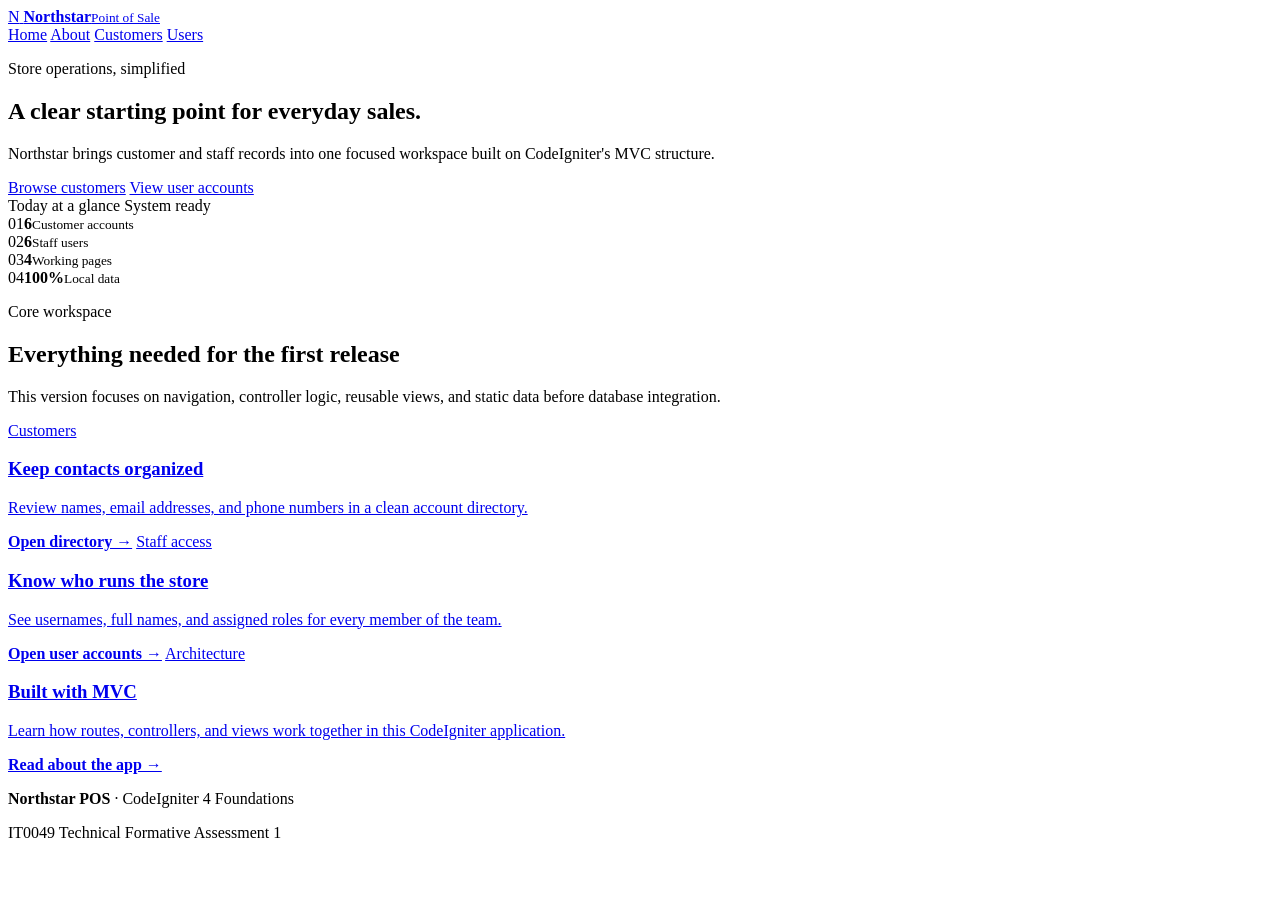
<file: docs/index.html>
<!-- DEBUG-VIEW START 2 APPPATH\Views\pages\home.php -->
<!-- DEBUG-VIEW START 1 APPPATH\Views\templates\main.php -->
<!doctype html>
<html lang="en">
<head>
<script  id="debugbar_loader" data-time="1790168908.842536" src="https://mbdeleon-Tech.github.io/IT0049-Technical-Fomative-Assessment-1-Module-1/?debugbar"></script><script  id="debugbar_dynamic_script"></script><style  id="debugbar_dynamic_style"></style><script class="kint-rich-script">"use strict";(()=>{function m(n){if(!(n instanceof Element))throw new Error("Invalid argument to dedupeElement()");let t=n.ownerDocument,e=E(n);for(let s of t.querySelectorAll(e))n!==s&&s.parentNode.removeChild(s)}function d(n){return n instanceof Element?n.ownerDocument.contains(n):!1}function E(n){if(!(n instanceof Element))throw new Error("Invalid argument to buildClassSelector()");return[n.nodeName,...n.classList].join(".")}function f(n){if(!(n instanceof Element))throw new Error("Invalid argument to selectText()");let t=n.ownerDocument,e=t.getSelection(),s=t.createRange();s.selectNodeContents(n),e.removeAllRanges(),e.addRange(s)}function I(n,t){let e;return function(...s){clearTimeout(e),e=setTimeout(function(){n(...s)},t)}}function x(n){if(!(n instanceof Element))throw new Error("Invalid argument to offsetTop()");return n.offsetTop+(n.offsetParent?x(n.offsetParent):0)}var u=class n{static#e=new Set;static toggleSearchBox(t,e){let s=t.querySelector(".kint-search"),i=t.parentNode;if(s)if(s.classList.toggle("kint-show",e)){if(s.focus(),s.select(),!n.#e.has(s)){let r=i.querySelectorAll("dl").length,o=200;r>1e4&&(o=700),s.addEventListener("keyup",I(n.#t.bind(null,s),o)),n.#e.add(s)}n.#t(s)}else i.classList.remove("kint-search-root")}static#t(t){let e=t.closest(".kint-parent")?.parentNode;if(e)if(t.classList.contains("kint-show")&&t.value.length){let s=e.dataset.lastSearch;if(e.classList.add("kint-search-root"),s!==t.value){e.dataset.lastSearch=t.value,e.classList.remove("kint-search-match");for(let i of e.querySelectorAll(".kint-search-match"))i.classList.remove("kint-search-match");n.#s(e,t.value.toUpperCase())}}else e.classList.remove("kint-search-root")}static#s(t,e){let s=t.cloneNode(!0);for(let c of s.querySelectorAll(".access-path"))c.remove();if(!s.textContent.toUpperCase().includes(e))return;t.classList.add("kint-search-match");let i=t.firstElementChild;for(;i&&i.tagName!=="DT";)i=i.nextElementSibling;if(!i)return;let r=a.getChildContainer(i);if(!r)return;let o,l;for(let c of r.children)c.tagName==="DL"?n.#s(c,e):c.tagName==="UL"&&(c.classList.contains("kint-tabs")?o=c.children:c.classList.contains("kint-tab-contents")&&(l=c.children));if(!(!o||o.length!==l?.length))for(let c=o.length;c--;){let k=!1,F=!1;o[c].textContent.toUpperCase().includes(e)&&(k=!0);let O=l[c].cloneNode(!0);for(let v of O.querySelectorAll(".access-path"))v.remove();if(O.textContent.toUpperCase().includes(e)&&(k=!0,F=!0),k&&o[c].classList.add("kint-search-match"),F)for(let v of l[c].children)v.tagName==="DL"&&n.#s(v,e)}}};var g=class{static sort(t,e){let s=t.dataset.kintTableSort,i=parseInt(s)===e?-1:1,r=t.tBodies[0];[...r.rows].sort(function(o,l){o=o.cells[e].textContent.trim().toLocaleLowerCase(),l=l.cells[e].textContent.trim().toLocaleLowerCase();let c=0;return!isNaN(o)&&!isNaN(l)?(o=parseFloat(o),l=parseFloat(l),c=o-l):isNaN(o)&&!isNaN(l)?c=1:isNaN(l)&&!isNaN(o)?c=-1:c=(""+o).localeCompare(""+l),c*i}).forEach(o=>r.appendChild(o)),i<0?t.dataset.kintTableSort=null:t.dataset.kintTableSort=e}};var a=class n{#e;#t;#s;constructor(t){if(!(t instanceof h))throw new Error("Invalid argument to Rich.constructor()");this.#e=t,this.#e.runOnInit(this.#i.bind(this));let e=new q(this,t);new b(this,t.window,e)}#i(){let t=this.#e.window.document;if(d(this.#t)||(this.#t=t.querySelector("style.kint-rich-style")),this.#t&&m(this.#t),t.querySelector(".kint-rich.kint-file")){this.setupFolder(t);let e=this.#s.querySelector("dd.kint-foldout"),s=Array.from(t.querySelectorAll(".kint-rich.kint-file"));for(let i of s)i.parentNode!==e&&e.appendChild(i);this.#s.classList.add("kint-show")}}addToFolder(t){let e=t.closest(".kint-rich");if(!e)throw new Error("Bad addToFolder");let s=this.#e.window.document;if(this.setupFolder(s),this.folder.contains(t))throw new Error("Bad addToFolder");let i=this.#s.querySelector("dd.kint-foldout"),r=t.closest(".kint-parent, .kint-rich"),o=Array.from(e.querySelectorAll(".kint-folder-trigger"));if(e===r||e.querySelectorAll(".kint-rich > dl").length===1){for(let l of o)l.remove();e.classList.add("kint-file"),i.insertBefore(e,i.firstChild)}else{let l=s.createElement("div");l.classList.add("kint-rich"),l.classList.add("kint-file"),l.appendChild(r.closest(".kint-rich > dl"));let c=e.lastElementChild;c.matches(".kint-rich > footer")&&l.appendChild(c.cloneNode(!0));for(let k of o)k.remove();i.insertBefore(l,i.firstChild)}n.toggle(this.#s.querySelector(".kint-parent"),!0)}setupFolder(t){if(this.#s)d(this.#s)||(this.#s=t.querySelector(".kint-rich.kint-folder"));else{let e=t.createElement("template");e.innerHTML='<div class="kint-rich kint-folder"><dl><dt class="kint-parent"><nav></nav>Kint</dt><dd class="kint-foldout"></dd></dl></div>',this.#s=e.content.firstChild,t.body.appendChild(this.#s)}}get folder(){return d(this.#s)||(this.#s=this.#e.window.document.querySelector(".kint-rich.kint-folder")),this.#s&&m(this.#s),this.#s}isFolderOpen(){let t=this.#s?.querySelector("dd.kint-foldout");if(t)return t.previousSibling.classList.contains("kint-show")}static getChildContainer(t){let e=t.nextElementSibling;for(;e&&!e.matches("dd");)e=e.nextElementSibling;return e}static toggle(t,e){let s=n.getChildContainer(t);s&&(e=t.classList.toggle("kint-show",e),n.#n(s,e))}static switchTab(t){t.parentNode.getElementsByClassName("kint-active-tab")[0].classList.remove("kint-active-tab"),t.classList.add("kint-active-tab");let e=t,s=0;for(;e=e.previousElementSibling;)s++;let i=t.parentNode.nextSibling.children;for(let r=i.length;r--;)r===s?(i[r].classList.add("kint-show"),n.#n(i[r],!0)):i[r].classList.remove("kint-show")}static toggleChildren(t,e){let s=n.getChildContainer(t);if(!s)return;e===void 0&&(e=t.classList.contains("kint-show"));let i=Array.from(s.getElementsByClassName("kint-parent"));for(let r of i)r.classList.toggle("kint-show",e)}static toggleAccessPath(t,e){let s=t.querySelector(".access-path");s?.classList.toggle("kint-show",e)&&f(s)}static#n(t,e){if(t.children.length===2&&t.lastElementChild.matches("ul.kint-tab-contents"))for(let s of t.lastElementChild.children)s.matches("li.kint-show")&&(t=s);if(t.children.length===1&&t.firstElementChild.matches("dl")){let s=t.firstElementChild.firstElementChild;s?.classList?.contains("kint-parent")&&n.toggle(s,e)}}},b=class{#e;#t;#s;#i=null;#n=null;#o=0;constructor(t,e,s){this.#e=t,this.#t=s,this.#s=e,this.#s.addEventListener("click",this.#a.bind(this),!0)}#r(){clearTimeout(this.#i),this.#i=setTimeout(this.#l.bind(this),250)}#l(){clearTimeout(this.#i),this.#i=null,this.#n=null,this.#o=0}#c(){let t=this.#n;if(!t.matches(".kint-parent > nav"))return;let e=t.parentNode;if(this.#o===1)a.toggleChildren(e),this.#t.onTreeChanged(),this.#r(),this.#o=2;else if(this.#o===2){this.#l();let s=e.classList.contains("kint-show"),i=this.#e.folder?.querySelector(".kint-parent"),r=Array.from(this.#s.document.getElementsByClassName("kint-parent"));for(let o of r)o!==i&&o.classList.toggle("kint-show",s);this.#t.onTreeChanged(),this.#t.scrollToFocus()}}#a(t){if(this.#o){this.#c();return}let e=t.target;if(!e.closest(".kint-rich"))return;if(e.tagName==="DFN"&&f(e),e.tagName==="TH"){t.ctrlKey||g.sort(e.closest("table"),e.cellIndex);return}if(e.tagName==="LI"&&e.parentNode.className==="kint-tabs"){if(e.className!=="kint-active-tab"){let i=e.closest("dl")?.querySelector(".kint-parent > nav")??e;a.switchTab(e),this.#t.onTreeChanged(),this.#t.setCursor(i)}return}let s=e.closest("dt");if(e.tagName==="NAV")e.parentNode.tagName==="FOOTER"?(this.#t.setCursor(e),e.parentNode.classList.toggle("kint-show")):s?.classList.contains("kint-parent")&&(a.toggle(s),this.#t.onTreeChanged(),this.#t.setCursor(e),this.#r(),this.#o=1,this.#n=e);else if(e.classList.contains("kint-access-path-trigger"))s&&a.toggleAccessPath(s);else if(e.classList.contains("kint-search-trigger"))s?.matches(".kint-rich > dl > dt.kint-parent")&&u.toggleSearchBox(s);else if(e.classList.contains("kint-folder-trigger")){if(s?.matches(".kint-rich > dl > dt.kint-parent"))this.#e.addToFolder(e),this.#t.onTreeChanged(),this.#t.setCursor(s.querySelector("nav")),this.#t.scrollToFocus();else if(e.parentNode.tagName==="FOOTER"){let i=e.closest(".kint-rich").querySelector(".kint-parent > nav, .kint-rich > footer > nav");this.#e.addToFolder(e),this.#t.onTreeChanged(),this.#t.setCursor(i),this.#t.scrollToFocus()}}else e.classList.contains("kint-search")||(e.tagName==="PRE"&&t.detail===3?f(e):e.closest(".kint-source")&&t.detail===3?f(e.closest(".kint-source")):e.classList.contains("access-path")?f(e):e.tagName!=="A"&&s?.classList.contains("kint-parent")&&(a.toggle(s),this.#t.onTreeChanged(),this.#t.setCursor(s.querySelector("nav"))))}},j=65,G=68,A=70,S=72,K=74,D=75,p=76,V=83,P=9,T=13,B=27,L=32,N=37,R=38,C=39,H=40,M=".kint-rich .kint-parent > nav, .kint-rich > footer > nav, .kint-rich .kint-tabs > li:not(.kint-active-tab)",q=class{#e=[];#t=0;#s=!1;#i;#n;constructor(t,e){this.#i=t,this.#n=e.window,this.#n.addEventListener("keydown",this.#c.bind(this),!0),e.runOnInit(this.onTreeChanged.bind(this))}scrollToFocus(){let t=this.#e[this.#t];if(!t)return;let e=this.#i.folder;if(t===e?.querySelector(".kint-parent > nav"))return;let s=x(t);if(this.#i.isFolderOpen()){let i=e.querySelector("dd.kint-foldout");i.scrollTo(0,s-i.clientHeight/2)}else this.#n.scrollTo(0,s-this.#n.innerHeight/2)}onTreeChanged(){let t=this.#e[this.#t];this.#e=[];let e=this.#i.folder,s=e?.querySelector(".kint-parent > nav"),i=this.#n.document;this.#i.isFolderOpen()&&(i=e,this.#e.push(s));let r=Array.from(i.querySelectorAll(M));for(let o of r)o.offsetParent!==null&&o!==s&&this.#e.push(o);if(s&&!this.#i.isFolderOpen()&&this.#e.push(s),this.#e.length===0){this.#s=!1,this.#r();return}t&&this.#e.indexOf(t)!==-1?this.#t=this.#e.indexOf(t):this.#r()}setCursor(t){if(this.#i.isFolderOpen()&&!this.#i.folder.contains(t)||!t.matches(M))return!1;let e=this.#e.indexOf(t);if(e===-1&&(this.onTreeChanged(),e=this.#e.indexOf(t)),e!==-1){if(e!==this.#t)return this.#t=e,this.#r(),!0;this.#e[e]?.classList.remove("kint-weak-focus")}else console.error("setCursor failed to find target in list",t),console.info("Please report this as a bug in Kint at https://github.com/kint-php/kint");return!1}#o(t){if(this.#e.length===0)return this.#t=0,null;for(this.#t+=t;this.#t<0;)this.#t+=this.#e.length;for(;this.#t>=this.#e.length;)this.#t-=this.#e.length;return this.#r(),this.#t}#r(){let t=this.#n.document.querySelector(".kint-focused");t&&(t.classList.remove("kint-focused"),t.classList.remove("kint-weak-focus")),this.#s&&this.#e[this.#t]?.classList.add("kint-focused")}#l(t){let e=t.closest(".kint-rich .kint-parent ~ dd")?.parentNode.querySelector(".kint-parent > nav");e&&(this.setCursor(e),this.scrollToFocus())}#c(t){if(t.keyCode===B&&t.target.matches(".kint-search")){t.target.blur(),this.#s&&this.#r();return}if(t.target!==this.#n.document.body||t.altKey||t.ctrlKey)return;if(t.keyCode===G){if(this.#s)this.#s=!1;else{if(this.#s=!0,this.onTreeChanged(),this.#e.length===0){this.#s=!1;return}this.scrollToFocus()}this.#r(),t.preventDefault();return}else if(t.keyCode===B){this.#s&&(this.#s=!1,this.#r(),t.preventDefault());return}else if(!this.#s)return;t.preventDefault(),d(this.#e[this.#t])||this.onTreeChanged();let e=this.#e[this.#t];if([P,R,D,H,K].includes(t.keyCode)){t.keyCode===P?this.#o(t.shiftKey?-1:1):t.keyCode===R||t.keyCode===D?this.#o(-1):(t.keyCode===H||t.keyCode===K)&&this.#o(1),this.scrollToFocus();return}if(e.tagName==="LI"&&[L,T,C,p,N,S].includes(t.keyCode)){t.keyCode===L||t.keyCode===T?(a.switchTab(e),this.onTreeChanged()):t.keyCode===C||t.keyCode===p?this.#o(1):(t.keyCode===N||t.keyCode===S)&&this.#o(-1),this.scrollToFocus();return}if(e.parentNode.tagName==="FOOTER"&&e.closest(".kint-rich")){if(t.keyCode===L||t.keyCode===T)e.parentNode.classList.toggle("kint-show");else if(t.keyCode===N||t.keyCode===S)if(e.parentNode.classList.contains("kint-show"))e.parentNode.classList.remove("kint-show");else{this.#l(e.closest(".kint-rich"));return}else if(t.keyCode===C||t.keyCode===p)e.parentNode.classList.add("kint-show");else if(t.keyCode===A&&!this.#i.isFolderOpen()&&e.matches(".kint-rich > footer > nav")){let i=e.closest(".kint-rich").querySelector(".kint-parent > nav, .kint-rich > footer > nav");this.#i.addToFolder(e),this.onTreeChanged(),this.setCursor(i),this.scrollToFocus()}return}let s=e.closest(".kint-parent");if(s){if(t.keyCode===j){a.toggleAccessPath(s);return}if(t.keyCode===A){!this.#i.isFolderOpen()&&s.matches(".kint-rich:not(.kint-folder) > dl > .kint-parent")&&(this.#i.addToFolder(e),this.onTreeChanged(),this.setCursor(e),this.scrollToFocus());return}if(t.keyCode===V){let i=s.closest(".kint-rich > dl")?.querySelector(".kint-search")?.closest(".kint-parent");if(i){e.classList.add("kint-weak-focus"),u.toggleSearchBox(i,!0);return}}if(t.keyCode===L||t.keyCode===T){a.toggle(s),this.onTreeChanged();return}if([C,p,N,S].includes(t.keyCode)){let i=s.classList.contains("kint-show");if(t.keyCode===C||t.keyCode===p){i&&a.toggleChildren(s,!0),a.toggle(s,!0),this.onTreeChanged();return}else if(i){a.toggleChildren(s,!1),a.toggle(s,!1),this.onTreeChanged();return}else{this.#l(s);return}}}}};var y=class{#e;#t;constructor(t){if(!(t instanceof h))throw new Error("Invalid argument to Plain.constructor()");this.#e=t.window,t.runOnInit(this.#s.bind(this))}#s(){d(this.#t)||(this.#t=this.#e.document.querySelector("style.kint-plain-style")),this.#t&&m(this.#t)}};var w=class{#e;constructor(t){if(!(t instanceof h))throw new Error("Invalid argument to Microtime.constructor()");this.#e=t.window,t.runOnInit(this.#t.bind(this))}#t(){let t={},e=this.#e.document.querySelectorAll("[data-kint-microtime-group]");for(let s of e){let i=s.querySelector(".kint-microtime-lap");if(!i)continue;let r=s.dataset.kintMicrotimeGroup,o=parseFloat(i.textContent),l=parseFloat(s.querySelector(".kint-microtime-avg").textContent);t[r]??={min:o,max:o,avg:l},t[r].min>o&&(t[r].min=o),t[r].max<o&&(t[r].max=o),t[r].avg=l}for(let s of e){let i=s.querySelector(".kint-microtime-lap");if(!i)continue;let r=parseFloat(i.textContent),o=t[s.dataset.kintMicrotimeGroup];if(s.querySelector(".kint-microtime-avg").textContent=o.avg,!(r===o.min&&r===o.max))if(s.classList.add("kint-microtime-js"),r>o.avg){let l=(r-o.avg)/(o.max-o.avg);i.style.background="hsl("+(40-40*l)+", 100%, 65%)"}else{let l=0;o.avg!==o.min&&(l=(o.avg-r)/(o.avg-o.min)),i.style.background="hsl("+(40+80*l)+", 100%, 65%)"}}}};var U=Symbol(),h=class n{static#e=null;#t;#s=[];#i=new Set;static init(t){return n.#e??=new n(t,U),n.#e.#n(),n.#e.runOnLoad(n.#r),n.#e}get window(){return this.#t}constructor(t,e){if(U!==e)throw new Error("Kint constructor is private. Use Kint.init()");if(!(t instanceof Window))throw new Error("Invalid argument to Kint.init()");this.#t=t,this.runOnInit(this.#o.bind(this)),new y(this),new a(this),new w(this)}runOnLoad(t){if(this.#t.document.readyState==="complete")try{t()}catch{}else this.#t.addEventListener("load",t)}runOnInit(t){this.#s.push(t)}#n(){this.#t.document.currentScript&&(this.#i.add(E(window.document.currentScript)),window.document.currentScript.remove())}#o(){for(let t of this.#i.keys())for(let e of this.#t.document.querySelectorAll(t))e.remove()}static#r(){for(let t of n.#e.#s)t()}};window.Kint||(window.Kint=h);window.Kint.init(window);})();
</script><style class="kint-rich-style">.kint-rich{--spacing: 4px;--nav-size: 15px;--backdrop-color: rgba(255, 255, 255, 0.9);--main-background: #e0eaef;--secondary-background: #c1d4df;--text-color: #1d1e1e;--variable-name-color: #1d1e1e;--variable-type-color: #0092db;--variable-type-color-hover: #5cb730;--border-color: #b6cedb;--border-color-hover: #0092db;--border: 1px solid var(--border-color);--foldout-max-size: calc(100vh - 100px);--foldout-zindex: 999999;--caret-image: url("data:image/svg+xml;utf8,<svg xmlns='http://www.w3.org/2000/svg' viewBox='0 0 30 150'><g stroke-width='2' fill='%23FFF'><path d='M1 1h28v28H1zm5 14h18m-9 9V6M1 61h28v28H1zm5 14h18' stroke='%23379'/><path d='M1 31h28v28H1zm5 14h18m-9 9V36M1 91h28v28H1zm5 14h18' stroke='%235A3'/><path d='M1 121h28v28H1zm5 5l18 18m-18 0l18-18' stroke='%23CCC'/></g></svg>");--ap-image: url("data:image/svg+xml;utf8,<svg xmlns='http://www.w3.org/2000/svg' viewBox='0 0 16 16'><g stroke='%23000' fill='transparent'><path d='M2 8h3m3 3v3M8 2v3m3 3h3M3 8' stroke-width='2' stroke-linecap='round'/><circle stroke-width='1.5' r='4.5' cx='8' cy='8'/></g></svg>");--folder-image: url("data:image/svg+xml;utf8,<svg xmlns='http://www.w3.org/2000/svg' viewBox='0 0 16 16'><path d='M2 2h4l2 2h6v9H2V2h2' stroke-width='2' stroke='%23000' fill='transparent' stroke-linejoin='round'/></svg>");--search-image: url("data:image/svg+xml;utf8,<svg xmlns='http://www.w3.org/2000/svg' viewBox='0 0 16 16'><g stroke='%23000' fill='transparent'><path d='M2 14l3-3' stroke-linecap='round' stroke-width='3'/><circle stroke-width='2' r='5' cx='9' cy='7'/></g></svg>");font-size:13px;overflow-x:auto;white-space:nowrap;background:var(--backdrop-color);direction:ltr;contain:content}.kint-rich.kint-folder{position:fixed;bottom:0;left:0;right:0;z-index:var(--foldout-zindex);width:100%;margin:0;display:block}.kint-rich.kint-folder dd.kint-foldout{max-height:var(--foldout-max-size);padding-right:calc(var(--spacing)*2);overflow-y:scroll;display:none}.kint-rich.kint-folder dd.kint-foldout.kint-show{display:block}.kint-rich::selection{background:var(--border-color-hover);color:var(--text-color)}.kint-rich .kint-focused{box-shadow:0 0 3px 3px var(--variable-type-color-hover)}.kint-rich .kint-focused.kint-weak-focus{box-shadow:0 0 3px 1px color-mix(in srgb, var(--variable-type-color-hover) 50%, transparent)}.kint-rich,.kint-rich::before,.kint-rich::after,.kint-rich *,.kint-rich *::before,.kint-rich *::after{box-sizing:border-box;border-radius:0;color:var(--text-color);float:none !important;font-family:Consolas,Menlo,Monaco,Lucida Console,Liberation Mono,DejaVu Sans Mono,Bitstream Vera Sans Mono,Courier New,monospace,serif;line-height:15px;margin:0;padding:0;text-align:left}.kint-rich{margin:calc(var(--spacing)*2) 0}.kint-rich dt,.kint-rich dl{width:auto}.kint-rich dt,.kint-rich div.access-path{background:var(--main-background);border:var(--border);color:var(--text-color);display:block;font-weight:bold;list-style:none outside none;overflow:auto;padding:var(--spacing)}.kint-rich dt:hover,.kint-rich div.access-path:hover{border-color:var(--border-color-hover)}.kint-rich>dl dl{padding:0 0 0 calc(var(--spacing)*3)}.kint-rich dt.kint-parent>nav,.kint-rich>footer>nav{background:var(--caret-image) no-repeat scroll 0 0/var(--nav-size) 75px rgba(0,0,0,0);cursor:pointer;display:inline-block;height:var(--nav-size);width:var(--nav-size);margin-right:3px;vertical-align:middle}.kint-rich dt.kint-parent:hover>nav,.kint-rich>footer>nav:hover{background-position:0 25%}.kint-rich dt.kint-parent.kint-show>nav,.kint-rich>footer.kint-show>nav{background-position:0 50%}.kint-rich dt.kint-parent.kint-show:hover>nav,.kint-rich>footer.kint-show>nav:hover{background-position:0 75%}.kint-rich dt.kint-parent.kint-locked>nav{background-position:0 100%}.kint-rich dt.kint-parent+dd{display:none;border-left:1px dashed var(--border-color);contain:strict}.kint-rich dt.kint-parent.kint-show+dd{display:block;contain:content}.kint-rich var,.kint-rich var a{color:var(--variable-type-color);font-style:normal}.kint-rich dt:hover var,.kint-rich dt:hover var a{color:var(--variable-type-color-hover)}.kint-rich dfn{font-style:normal;font-family:monospace;color:var(--variable-name-color)}.kint-rich pre{color:var(--text-color);margin:0 0 0 calc(var(--spacing)*3);padding:5px;overflow-y:hidden;border-top:0;border:var(--border);background:var(--main-background);display:block;word-break:normal}.kint-rich .kint-access-path-trigger,.kint-rich .kint-folder-trigger,.kint-rich .kint-search-trigger{background:color-mix(in srgb, var(--text-color) 80%, transparent);border-radius:3px;padding:2px;height:var(--nav-size);width:var(--nav-size);font-size:var(--nav-size);margin-left:5px;font-weight:bold;text-align:center;line-height:1;float:right !important;cursor:pointer;position:relative;overflow:hidden}.kint-rich .kint-access-path-trigger::before,.kint-rich .kint-folder-trigger::before,.kint-rich .kint-search-trigger::before{display:block;content:"";width:100%;height:100%;background:var(--main-background);mask:center/contain no-repeat alpha}.kint-rich .kint-access-path-trigger:hover,.kint-rich .kint-folder-trigger:hover,.kint-rich .kint-search-trigger:hover{background:var(--main-background)}.kint-rich .kint-access-path-trigger:hover::before,.kint-rich .kint-folder-trigger:hover::before,.kint-rich .kint-search-trigger:hover::before{background:var(--text-color)}.kint-rich .kint-access-path-trigger::before{mask-image:var(--ap-image)}.kint-rich .kint-folder-trigger::before{mask-image:var(--folder-image)}.kint-rich .kint-search-trigger::before{mask-image:var(--search-image)}.kint-rich input.kint-search{display:none;border:var(--border);border-top-width:0;border-bottom-width:0;padding:var(--spacing);float:right !important;margin:calc(var(--spacing)*-1) 0;color:var(--variable-name-color);background:var(--secondary-background);height:calc(var(--nav-size) + var(--spacing)*2);width:calc(var(--nav-size)*10);position:relative;z-index:100}.kint-rich input.kint-search.kint-show{display:block}.kint-rich .kint-search-root ul.kint-tabs>li:not(.kint-search-match){background:var(--secondary-background);filter:saturate(0);opacity:.5}.kint-rich .kint-search-root dl:not(.kint-search-match){opacity:.5}.kint-rich .kint-search-root dl:not(.kint-search-match)>dt{background:var(--main-background);filter:saturate(0)}.kint-rich .kint-search-root dl:not(.kint-search-match) dl,.kint-rich .kint-search-root dl:not(.kint-search-match) ul.kint-tabs>li:not(.kint-search-match){opacity:1}.kint-rich div.access-path{background:var(--secondary-background);display:none;margin-top:5px;padding:4px;white-space:pre}.kint-rich div.access-path.kint-show{display:block}.kint-rich footer{padding:0 3px 3px;font-size:9px;background:rgba(0,0,0,0)}.kint-rich footer>.kint-folder-trigger{background:rgba(0,0,0,0)}.kint-rich footer>.kint-folder-trigger::before{background:var(--text-color)}.kint-rich footer nav{height:10px;width:10px;background-size:10px 50px}.kint-rich footer>ol{display:none;margin-left:32px}.kint-rich footer.kint-show>ol{display:block}.kint-rich a{color:var(--text-color);text-shadow:none;text-decoration:underline}.kint-rich a:hover{color:var(--variable-name-color);border-bottom:1px dotted var(--variable-name-color)}.kint-rich ul{list-style:none;padding-left:calc(var(--spacing)*3)}.kint-rich ul:not(.kint-tabs) li{border-left:1px dashed var(--border-color)}.kint-rich ul:not(.kint-tabs) li>dl{border-left:none}.kint-rich ul.kint-tabs{margin:0 0 0 calc(var(--spacing)*3);padding-left:0;background:var(--main-background);border:var(--border);border-top:0}.kint-rich ul.kint-tabs>li{background:var(--secondary-background);border:var(--border);cursor:pointer;display:inline-block;height:calc(var(--spacing)*6);margin:calc(var(--spacing)/2);padding:0 calc(2px + var(--spacing)*2.5);vertical-align:top}.kint-rich ul.kint-tabs>li:hover,.kint-rich ul.kint-tabs>li.kint-active-tab:hover{border-color:var(--border-color-hover);color:var(--variable-type-color-hover)}.kint-rich ul.kint-tabs>li.kint-active-tab{background:var(--main-background);border-top:0;margin-top:-1px;height:27px;line-height:24px}.kint-rich ul.kint-tabs>li:not(.kint-active-tab){line-height:calc(var(--spacing)*5)}.kint-rich ul.kint-tabs li+li{margin-left:0}.kint-rich ul.kint-tab-contents>li{display:none;contain:strict}.kint-rich ul.kint-tab-contents>li.kint-show{display:block;contain:content}.kint-rich dt:hover+dd>ul>li.kint-active-tab{border-color:var(--border-color-hover);color:var(--variable-type-color-hover)}.kint-rich dt>.kint-color-preview{width:var(--nav-size);height:var(--nav-size);display:inline-block;vertical-align:middle;margin-left:10px;border:var(--border);background-color:#ccc;background-image:url('data:image/svg+xml;utf8,<svg xmlns="http://www.w3.org/2000/svg" viewBox="0 0 2 2"><path fill="%23FFF" d="M0 0h1v2h1V1H0z"/></svg>');background-size:min(20px,100%)}.kint-rich dt>.kint-color-preview:hover{border-color:var(--border-color-hover)}.kint-rich dt>.kint-color-preview>div{width:100%;height:100%}.kint-rich table{border-collapse:collapse;empty-cells:show;border-spacing:0}.kint-rich table *{font-size:12px}.kint-rich table dt{background:none;padding:calc(var(--spacing)/2)}.kint-rich table dt .kint-parent{min-width:100%;overflow:hidden;text-overflow:ellipsis;white-space:nowrap}.kint-rich table td,.kint-rich table th{border:var(--border);padding:calc(var(--spacing)/2);vertical-align:center}.kint-rich table th{cursor:alias}.kint-rich table td:first-child,.kint-rich table th{font-weight:bold;background:var(--secondary-background);color:var(--variable-name-color)}.kint-rich table td{background:var(--main-background);white-space:pre}.kint-rich table td>dl{padding:0}.kint-rich table pre{border-top:0;border-right:0}.kint-rich table thead th:first-child{background:none;border:0}.kint-rich table tr:hover>td{box-shadow:0 0 1px 0 var(--border-color-hover) inset}.kint-rich table tr:hover var{color:var(--variable-type-color-hover)}.kint-rich table ul.kint-tabs li.kint-active-tab{height:20px;line-height:17px}.kint-rich pre.kint-source{margin-left:-1px}.kint-rich pre.kint-source[data-kint-filename]:before{display:block;content:attr(data-kint-filename);margin-bottom:var(--spacing);padding-bottom:var(--spacing);border-bottom:1px solid var(--secondary-background)}.kint-rich pre.kint-source>div:before{display:inline-block;content:counter(kint-l);counter-increment:kint-l;border-right:1px solid var(--border-color-hover);padding-right:calc(var(--spacing)*2);margin-right:calc(var(--spacing)*2)}.kint-rich pre.kint-source>div.kint-highlight{background:var(--secondary-background)}.kint-rich .kint-microtime-js .kint-microtime-lap{text-shadow:-1px 0 var(--border-color-hover),0 1px var(--border-color-hover),1px 0 var(--border-color-hover),0 -1px var(--border-color-hover);color:var(--main-background);font-weight:bold}.kint-rich{--main-background: #f8f8f8;--secondary-background: #f8f8f8;--variable-type-color: #06f;--variable-type-color-hover: #f00;--border-color: #d7d7d7;--border-color-hover: #aaa;--alternative-background: #fff;--highlight-color: #cfc;--caret-image: url("data:image/svg+xml;utf8,<svg xmlns='http://www.w3.org/2000/svg' viewBox='0 0 30 150'><path d='M6 7h18l-9 15zm0 30h18l-9 15zm0 45h18l-9-15zm0 30h18l-9-15zm0 12l18 18m-18 0l18-18' fill='%23555'/><path d='M6 126l18 18m-18 0l18-18' stroke-width='2' stroke='%23555'/></svg>")}.kint-rich .kint-focused{box-shadow:0 0 3px 2px var(--variable-type-color-hover)}.kint-rich dt{font-weight:normal}.kint-rich dt.kint-parent{margin-top:4px}.kint-rich dl dl{margin-top:4px;padding-left:25px;border-left:none}.kint-rich>dl>dt{background:var(--secondary-background)}.kint-rich ul{margin:0;padding-left:0}.kint-rich ul:not(.kint-tabs)>li{border-left:0}.kint-rich ul.kint-tabs{background:var(--secondary-background);border:var(--border);border-width:0 1px 1px 1px;padding:4px 0 0 12px;margin-left:-1px;margin-top:-1px}.kint-rich ul.kint-tabs li,.kint-rich ul.kint-tabs li+li{margin:0 0 0 4px}.kint-rich ul.kint-tabs li{border-bottom-width:0;height:calc(var(--spacing)*6 + 1px)}.kint-rich ul.kint-tabs li:first-child{margin-left:0}.kint-rich ul.kint-tabs li.kint-active-tab{border-top:var(--border);background:var(--alternative-background);font-weight:bold;padding-top:0;border-bottom:1px solid var(--alternative-background) !important;margin-bottom:-1px}.kint-rich ul.kint-tabs li.kint-active-tab:hover{border-bottom:1px solid var(--alternative-background)}.kint-rich ul>li>pre{border:var(--border)}.kint-rich dt:hover+dd>ul{border-color:var(--border-color-hover)}.kint-rich pre{background:var(--alternative-background);margin-top:4px;margin-left:25px}.kint-rich .kint-source{margin-left:-1px}.kint-rich .kint-source .kint-highlight{background:var(--highlight-color)}.kint-rich .kint-parent.kint-show>.kint-search{border-bottom-width:1px}.kint-rich table td{background:var(--alternative-background)}.kint-rich table td>dl{padding:0;margin:0}.kint-rich table td>dl>dt.kint-parent{margin:0}.kint-rich table td:first-child,.kint-rich table td,.kint-rich table th{padding:2px 4px}.kint-rich table dd,.kint-rich table dt{background:var(--alternative-background)}.kint-rich table tr:hover>td{box-shadow:none;background:var(--highlight-color)}
</style>

    <meta charset="utf-8">
    <meta name="viewport" content="width=device-width, initial-scale=1">
    <meta name="description" content="A four-page CodeIgniter point-of-sale foundation.">
    <title>Dashboard | Northstar POS</title>
    <link rel="stylesheet" href="https://mbdeleon-Tech.github.io/IT0049-Technical-Fomative-Assessment-1-Module-1/assets/css/app.css">
</head>
<body>
    <header class="site-header">
        <div class="nav-shell">
            <a class="brand" href="https://mbdeleon-Tech.github.io/IT0049-Technical-Fomative-Assessment-1-Module-1/" aria-label="Northstar POS home">
                <span class="brand-mark">N</span>
                <span><strong>Northstar</strong><small>Point of Sale</small></span>
            </a>
            <nav class="main-nav" aria-label="Primary navigation">
                <a class="active" href="https://mbdeleon-Tech.github.io/IT0049-Technical-Fomative-Assessment-1-Module-1/">Home</a>
                <a class="" href="https://mbdeleon-Tech.github.io/IT0049-Technical-Fomative-Assessment-1-Module-1/about">About</a>
                <a class="" href="https://mbdeleon-Tech.github.io/IT0049-Technical-Fomative-Assessment-1-Module-1/customers">Customers</a>
                <a class="" href="https://mbdeleon-Tech.github.io/IT0049-Technical-Fomative-Assessment-1-Module-1/users">Users</a>
            </nav>
        </div>
    </header>
    <main><section class="hero shell">
    <div class="hero-copy">
        <p class="eyebrow">Store operations, simplified</p>
        <h1>A clear starting point for everyday sales.</h1>
        <p class="lede">Northstar brings customer and staff records into one focused workspace built on CodeIgniter's MVC structure.</p>
        <div class="hero-actions">
            <a class="button button-primary" href="https://mbdeleon-Tech.github.io/IT0049-Technical-Fomative-Assessment-1-Module-1/customers">Browse customers</a>
            <a class="button button-secondary" href="https://mbdeleon-Tech.github.io/IT0049-Technical-Fomative-Assessment-1-Module-1/users">View user accounts</a>
        </div>
    </div>
    <div class="hero-panel" aria-label="System overview">
        <div class="panel-heading"><span>Today at a glance</span><span class="status"><i></i> System ready</span></div>
        <div class="metric-grid">
            <article><span class="metric-icon">01</span><strong>6</strong><small>Customer accounts</small></article>
            <article><span class="metric-icon">02</span><strong>6</strong><small>Staff users</small></article>
            <article><span class="metric-icon">03</span><strong>4</strong><small>Working pages</small></article>
            <article><span class="metric-icon">04</span><strong>100%</strong><small>Local data</small></article>
        </div>
    </div>
</section>
<section class="section shell">
    <div class="section-heading">
        <div><p class="eyebrow">Core workspace</p><h2>Everything needed for the first release</h2></div>
        <p>This version focuses on navigation, controller logic, reusable views, and static data before database integration.</p>
    </div>
    <div class="feature-grid">
        <a class="feature-card" href="https://mbdeleon-Tech.github.io/IT0049-Technical-Fomative-Assessment-1-Module-1/customers"><span>Customers</span><h3>Keep contacts organized</h3><p>Review names, email addresses, and phone numbers in a clean account directory.</p><b>Open directory &rarr;</b></a>
        <a class="feature-card dark" href="https://mbdeleon-Tech.github.io/IT0049-Technical-Fomative-Assessment-1-Module-1/users"><span>Staff access</span><h3>Know who runs the store</h3><p>See usernames, full names, and assigned roles for every member of the team.</p><b>Open user accounts &rarr;</b></a>
        <a class="feature-card" href="https://mbdeleon-Tech.github.io/IT0049-Technical-Fomative-Assessment-1-Module-1/about"><span>Architecture</span><h3>Built with MVC</h3><p>Learn how routes, controllers, and views work together in this CodeIgniter application.</p><b>Read about the app &rarr;</b></a>
    </div>
</section>
</main>
    <footer class="site-footer">
        <div class="footer-shell">
            <p><strong>Northstar POS</strong> &middot; CodeIgniter 4 Foundations</p>
            <p>IT0049 Technical Formative Assessment 1</p>
        </div>
    </footer>
</body>
</html>

<!-- DEBUG-VIEW ENDED 1 APPPATH\Views\templates\main.php -->

<!-- DEBUG-VIEW ENDED 2 APPPATH\Views\pages\home.php -->
</file>
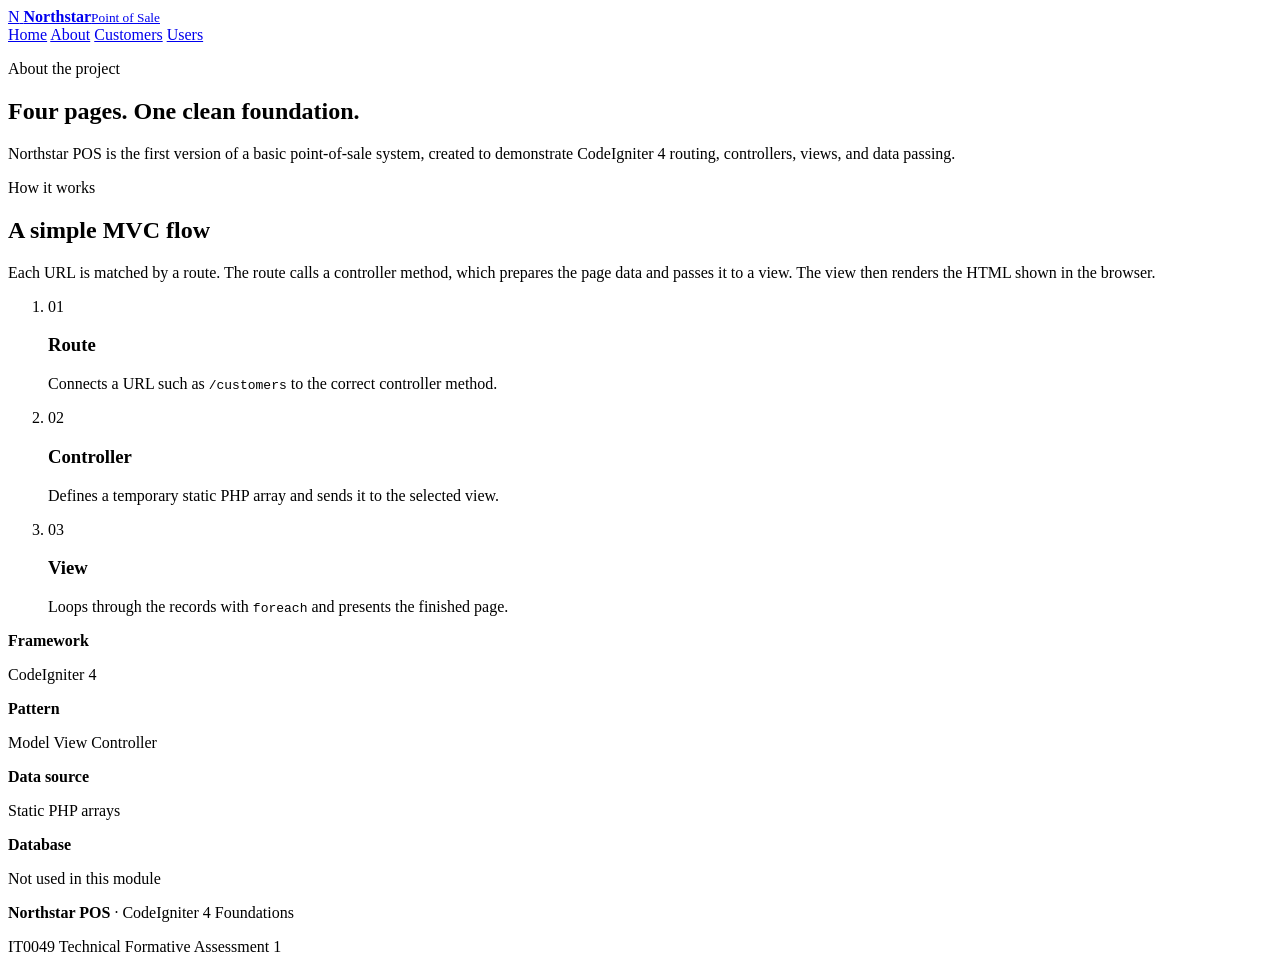
<file: docs/about/index.html>
<!-- DEBUG-VIEW START 2 APPPATH\Views\pages\about.php -->
<!-- DEBUG-VIEW START 1 APPPATH\Views\templates\main.php -->
<!doctype html>
<html lang="en">
<head>
<script  id="debugbar_loader" data-time="1790168908.982539" src="https://mbdeleon-Tech.github.io/IT0049-Technical-Fomative-Assessment-1-Module-1/?debugbar"></script><script  id="debugbar_dynamic_script"></script><style  id="debugbar_dynamic_style"></style><script class="kint-rich-script">"use strict";(()=>{function m(n){if(!(n instanceof Element))throw new Error("Invalid argument to dedupeElement()");let t=n.ownerDocument,e=E(n);for(let s of t.querySelectorAll(e))n!==s&&s.parentNode.removeChild(s)}function d(n){return n instanceof Element?n.ownerDocument.contains(n):!1}function E(n){if(!(n instanceof Element))throw new Error("Invalid argument to buildClassSelector()");return[n.nodeName,...n.classList].join(".")}function f(n){if(!(n instanceof Element))throw new Error("Invalid argument to selectText()");let t=n.ownerDocument,e=t.getSelection(),s=t.createRange();s.selectNodeContents(n),e.removeAllRanges(),e.addRange(s)}function I(n,t){let e;return function(...s){clearTimeout(e),e=setTimeout(function(){n(...s)},t)}}function x(n){if(!(n instanceof Element))throw new Error("Invalid argument to offsetTop()");return n.offsetTop+(n.offsetParent?x(n.offsetParent):0)}var u=class n{static#e=new Set;static toggleSearchBox(t,e){let s=t.querySelector(".kint-search"),i=t.parentNode;if(s)if(s.classList.toggle("kint-show",e)){if(s.focus(),s.select(),!n.#e.has(s)){let r=i.querySelectorAll("dl").length,o=200;r>1e4&&(o=700),s.addEventListener("keyup",I(n.#t.bind(null,s),o)),n.#e.add(s)}n.#t(s)}else i.classList.remove("kint-search-root")}static#t(t){let e=t.closest(".kint-parent")?.parentNode;if(e)if(t.classList.contains("kint-show")&&t.value.length){let s=e.dataset.lastSearch;if(e.classList.add("kint-search-root"),s!==t.value){e.dataset.lastSearch=t.value,e.classList.remove("kint-search-match");for(let i of e.querySelectorAll(".kint-search-match"))i.classList.remove("kint-search-match");n.#s(e,t.value.toUpperCase())}}else e.classList.remove("kint-search-root")}static#s(t,e){let s=t.cloneNode(!0);for(let c of s.querySelectorAll(".access-path"))c.remove();if(!s.textContent.toUpperCase().includes(e))return;t.classList.add("kint-search-match");let i=t.firstElementChild;for(;i&&i.tagName!=="DT";)i=i.nextElementSibling;if(!i)return;let r=a.getChildContainer(i);if(!r)return;let o,l;for(let c of r.children)c.tagName==="DL"?n.#s(c,e):c.tagName==="UL"&&(c.classList.contains("kint-tabs")?o=c.children:c.classList.contains("kint-tab-contents")&&(l=c.children));if(!(!o||o.length!==l?.length))for(let c=o.length;c--;){let k=!1,F=!1;o[c].textContent.toUpperCase().includes(e)&&(k=!0);let O=l[c].cloneNode(!0);for(let v of O.querySelectorAll(".access-path"))v.remove();if(O.textContent.toUpperCase().includes(e)&&(k=!0,F=!0),k&&o[c].classList.add("kint-search-match"),F)for(let v of l[c].children)v.tagName==="DL"&&n.#s(v,e)}}};var g=class{static sort(t,e){let s=t.dataset.kintTableSort,i=parseInt(s)===e?-1:1,r=t.tBodies[0];[...r.rows].sort(function(o,l){o=o.cells[e].textContent.trim().toLocaleLowerCase(),l=l.cells[e].textContent.trim().toLocaleLowerCase();let c=0;return!isNaN(o)&&!isNaN(l)?(o=parseFloat(o),l=parseFloat(l),c=o-l):isNaN(o)&&!isNaN(l)?c=1:isNaN(l)&&!isNaN(o)?c=-1:c=(""+o).localeCompare(""+l),c*i}).forEach(o=>r.appendChild(o)),i<0?t.dataset.kintTableSort=null:t.dataset.kintTableSort=e}};var a=class n{#e;#t;#s;constructor(t){if(!(t instanceof h))throw new Error("Invalid argument to Rich.constructor()");this.#e=t,this.#e.runOnInit(this.#i.bind(this));let e=new q(this,t);new b(this,t.window,e)}#i(){let t=this.#e.window.document;if(d(this.#t)||(this.#t=t.querySelector("style.kint-rich-style")),this.#t&&m(this.#t),t.querySelector(".kint-rich.kint-file")){this.setupFolder(t);let e=this.#s.querySelector("dd.kint-foldout"),s=Array.from(t.querySelectorAll(".kint-rich.kint-file"));for(let i of s)i.parentNode!==e&&e.appendChild(i);this.#s.classList.add("kint-show")}}addToFolder(t){let e=t.closest(".kint-rich");if(!e)throw new Error("Bad addToFolder");let s=this.#e.window.document;if(this.setupFolder(s),this.folder.contains(t))throw new Error("Bad addToFolder");let i=this.#s.querySelector("dd.kint-foldout"),r=t.closest(".kint-parent, .kint-rich"),o=Array.from(e.querySelectorAll(".kint-folder-trigger"));if(e===r||e.querySelectorAll(".kint-rich > dl").length===1){for(let l of o)l.remove();e.classList.add("kint-file"),i.insertBefore(e,i.firstChild)}else{let l=s.createElement("div");l.classList.add("kint-rich"),l.classList.add("kint-file"),l.appendChild(r.closest(".kint-rich > dl"));let c=e.lastElementChild;c.matches(".kint-rich > footer")&&l.appendChild(c.cloneNode(!0));for(let k of o)k.remove();i.insertBefore(l,i.firstChild)}n.toggle(this.#s.querySelector(".kint-parent"),!0)}setupFolder(t){if(this.#s)d(this.#s)||(this.#s=t.querySelector(".kint-rich.kint-folder"));else{let e=t.createElement("template");e.innerHTML='<div class="kint-rich kint-folder"><dl><dt class="kint-parent"><nav></nav>Kint</dt><dd class="kint-foldout"></dd></dl></div>',this.#s=e.content.firstChild,t.body.appendChild(this.#s)}}get folder(){return d(this.#s)||(this.#s=this.#e.window.document.querySelector(".kint-rich.kint-folder")),this.#s&&m(this.#s),this.#s}isFolderOpen(){let t=this.#s?.querySelector("dd.kint-foldout");if(t)return t.previousSibling.classList.contains("kint-show")}static getChildContainer(t){let e=t.nextElementSibling;for(;e&&!e.matches("dd");)e=e.nextElementSibling;return e}static toggle(t,e){let s=n.getChildContainer(t);s&&(e=t.classList.toggle("kint-show",e),n.#n(s,e))}static switchTab(t){t.parentNode.getElementsByClassName("kint-active-tab")[0].classList.remove("kint-active-tab"),t.classList.add("kint-active-tab");let e=t,s=0;for(;e=e.previousElementSibling;)s++;let i=t.parentNode.nextSibling.children;for(let r=i.length;r--;)r===s?(i[r].classList.add("kint-show"),n.#n(i[r],!0)):i[r].classList.remove("kint-show")}static toggleChildren(t,e){let s=n.getChildContainer(t);if(!s)return;e===void 0&&(e=t.classList.contains("kint-show"));let i=Array.from(s.getElementsByClassName("kint-parent"));for(let r of i)r.classList.toggle("kint-show",e)}static toggleAccessPath(t,e){let s=t.querySelector(".access-path");s?.classList.toggle("kint-show",e)&&f(s)}static#n(t,e){if(t.children.length===2&&t.lastElementChild.matches("ul.kint-tab-contents"))for(let s of t.lastElementChild.children)s.matches("li.kint-show")&&(t=s);if(t.children.length===1&&t.firstElementChild.matches("dl")){let s=t.firstElementChild.firstElementChild;s?.classList?.contains("kint-parent")&&n.toggle(s,e)}}},b=class{#e;#t;#s;#i=null;#n=null;#o=0;constructor(t,e,s){this.#e=t,this.#t=s,this.#s=e,this.#s.addEventListener("click",this.#a.bind(this),!0)}#r(){clearTimeout(this.#i),this.#i=setTimeout(this.#l.bind(this),250)}#l(){clearTimeout(this.#i),this.#i=null,this.#n=null,this.#o=0}#c(){let t=this.#n;if(!t.matches(".kint-parent > nav"))return;let e=t.parentNode;if(this.#o===1)a.toggleChildren(e),this.#t.onTreeChanged(),this.#r(),this.#o=2;else if(this.#o===2){this.#l();let s=e.classList.contains("kint-show"),i=this.#e.folder?.querySelector(".kint-parent"),r=Array.from(this.#s.document.getElementsByClassName("kint-parent"));for(let o of r)o!==i&&o.classList.toggle("kint-show",s);this.#t.onTreeChanged(),this.#t.scrollToFocus()}}#a(t){if(this.#o){this.#c();return}let e=t.target;if(!e.closest(".kint-rich"))return;if(e.tagName==="DFN"&&f(e),e.tagName==="TH"){t.ctrlKey||g.sort(e.closest("table"),e.cellIndex);return}if(e.tagName==="LI"&&e.parentNode.className==="kint-tabs"){if(e.className!=="kint-active-tab"){let i=e.closest("dl")?.querySelector(".kint-parent > nav")??e;a.switchTab(e),this.#t.onTreeChanged(),this.#t.setCursor(i)}return}let s=e.closest("dt");if(e.tagName==="NAV")e.parentNode.tagName==="FOOTER"?(this.#t.setCursor(e),e.parentNode.classList.toggle("kint-show")):s?.classList.contains("kint-parent")&&(a.toggle(s),this.#t.onTreeChanged(),this.#t.setCursor(e),this.#r(),this.#o=1,this.#n=e);else if(e.classList.contains("kint-access-path-trigger"))s&&a.toggleAccessPath(s);else if(e.classList.contains("kint-search-trigger"))s?.matches(".kint-rich > dl > dt.kint-parent")&&u.toggleSearchBox(s);else if(e.classList.contains("kint-folder-trigger")){if(s?.matches(".kint-rich > dl > dt.kint-parent"))this.#e.addToFolder(e),this.#t.onTreeChanged(),this.#t.setCursor(s.querySelector("nav")),this.#t.scrollToFocus();else if(e.parentNode.tagName==="FOOTER"){let i=e.closest(".kint-rich").querySelector(".kint-parent > nav, .kint-rich > footer > nav");this.#e.addToFolder(e),this.#t.onTreeChanged(),this.#t.setCursor(i),this.#t.scrollToFocus()}}else e.classList.contains("kint-search")||(e.tagName==="PRE"&&t.detail===3?f(e):e.closest(".kint-source")&&t.detail===3?f(e.closest(".kint-source")):e.classList.contains("access-path")?f(e):e.tagName!=="A"&&s?.classList.contains("kint-parent")&&(a.toggle(s),this.#t.onTreeChanged(),this.#t.setCursor(s.querySelector("nav"))))}},j=65,G=68,A=70,S=72,K=74,D=75,p=76,V=83,P=9,T=13,B=27,L=32,N=37,R=38,C=39,H=40,M=".kint-rich .kint-parent > nav, .kint-rich > footer > nav, .kint-rich .kint-tabs > li:not(.kint-active-tab)",q=class{#e=[];#t=0;#s=!1;#i;#n;constructor(t,e){this.#i=t,this.#n=e.window,this.#n.addEventListener("keydown",this.#c.bind(this),!0),e.runOnInit(this.onTreeChanged.bind(this))}scrollToFocus(){let t=this.#e[this.#t];if(!t)return;let e=this.#i.folder;if(t===e?.querySelector(".kint-parent > nav"))return;let s=x(t);if(this.#i.isFolderOpen()){let i=e.querySelector("dd.kint-foldout");i.scrollTo(0,s-i.clientHeight/2)}else this.#n.scrollTo(0,s-this.#n.innerHeight/2)}onTreeChanged(){let t=this.#e[this.#t];this.#e=[];let e=this.#i.folder,s=e?.querySelector(".kint-parent > nav"),i=this.#n.document;this.#i.isFolderOpen()&&(i=e,this.#e.push(s));let r=Array.from(i.querySelectorAll(M));for(let o of r)o.offsetParent!==null&&o!==s&&this.#e.push(o);if(s&&!this.#i.isFolderOpen()&&this.#e.push(s),this.#e.length===0){this.#s=!1,this.#r();return}t&&this.#e.indexOf(t)!==-1?this.#t=this.#e.indexOf(t):this.#r()}setCursor(t){if(this.#i.isFolderOpen()&&!this.#i.folder.contains(t)||!t.matches(M))return!1;let e=this.#e.indexOf(t);if(e===-1&&(this.onTreeChanged(),e=this.#e.indexOf(t)),e!==-1){if(e!==this.#t)return this.#t=e,this.#r(),!0;this.#e[e]?.classList.remove("kint-weak-focus")}else console.error("setCursor failed to find target in list",t),console.info("Please report this as a bug in Kint at https://github.com/kint-php/kint");return!1}#o(t){if(this.#e.length===0)return this.#t=0,null;for(this.#t+=t;this.#t<0;)this.#t+=this.#e.length;for(;this.#t>=this.#e.length;)this.#t-=this.#e.length;return this.#r(),this.#t}#r(){let t=this.#n.document.querySelector(".kint-focused");t&&(t.classList.remove("kint-focused"),t.classList.remove("kint-weak-focus")),this.#s&&this.#e[this.#t]?.classList.add("kint-focused")}#l(t){let e=t.closest(".kint-rich .kint-parent ~ dd")?.parentNode.querySelector(".kint-parent > nav");e&&(this.setCursor(e),this.scrollToFocus())}#c(t){if(t.keyCode===B&&t.target.matches(".kint-search")){t.target.blur(),this.#s&&this.#r();return}if(t.target!==this.#n.document.body||t.altKey||t.ctrlKey)return;if(t.keyCode===G){if(this.#s)this.#s=!1;else{if(this.#s=!0,this.onTreeChanged(),this.#e.length===0){this.#s=!1;return}this.scrollToFocus()}this.#r(),t.preventDefault();return}else if(t.keyCode===B){this.#s&&(this.#s=!1,this.#r(),t.preventDefault());return}else if(!this.#s)return;t.preventDefault(),d(this.#e[this.#t])||this.onTreeChanged();let e=this.#e[this.#t];if([P,R,D,H,K].includes(t.keyCode)){t.keyCode===P?this.#o(t.shiftKey?-1:1):t.keyCode===R||t.keyCode===D?this.#o(-1):(t.keyCode===H||t.keyCode===K)&&this.#o(1),this.scrollToFocus();return}if(e.tagName==="LI"&&[L,T,C,p,N,S].includes(t.keyCode)){t.keyCode===L||t.keyCode===T?(a.switchTab(e),this.onTreeChanged()):t.keyCode===C||t.keyCode===p?this.#o(1):(t.keyCode===N||t.keyCode===S)&&this.#o(-1),this.scrollToFocus();return}if(e.parentNode.tagName==="FOOTER"&&e.closest(".kint-rich")){if(t.keyCode===L||t.keyCode===T)e.parentNode.classList.toggle("kint-show");else if(t.keyCode===N||t.keyCode===S)if(e.parentNode.classList.contains("kint-show"))e.parentNode.classList.remove("kint-show");else{this.#l(e.closest(".kint-rich"));return}else if(t.keyCode===C||t.keyCode===p)e.parentNode.classList.add("kint-show");else if(t.keyCode===A&&!this.#i.isFolderOpen()&&e.matches(".kint-rich > footer > nav")){let i=e.closest(".kint-rich").querySelector(".kint-parent > nav, .kint-rich > footer > nav");this.#i.addToFolder(e),this.onTreeChanged(),this.setCursor(i),this.scrollToFocus()}return}let s=e.closest(".kint-parent");if(s){if(t.keyCode===j){a.toggleAccessPath(s);return}if(t.keyCode===A){!this.#i.isFolderOpen()&&s.matches(".kint-rich:not(.kint-folder) > dl > .kint-parent")&&(this.#i.addToFolder(e),this.onTreeChanged(),this.setCursor(e),this.scrollToFocus());return}if(t.keyCode===V){let i=s.closest(".kint-rich > dl")?.querySelector(".kint-search")?.closest(".kint-parent");if(i){e.classList.add("kint-weak-focus"),u.toggleSearchBox(i,!0);return}}if(t.keyCode===L||t.keyCode===T){a.toggle(s),this.onTreeChanged();return}if([C,p,N,S].includes(t.keyCode)){let i=s.classList.contains("kint-show");if(t.keyCode===C||t.keyCode===p){i&&a.toggleChildren(s,!0),a.toggle(s,!0),this.onTreeChanged();return}else if(i){a.toggleChildren(s,!1),a.toggle(s,!1),this.onTreeChanged();return}else{this.#l(s);return}}}}};var y=class{#e;#t;constructor(t){if(!(t instanceof h))throw new Error("Invalid argument to Plain.constructor()");this.#e=t.window,t.runOnInit(this.#s.bind(this))}#s(){d(this.#t)||(this.#t=this.#e.document.querySelector("style.kint-plain-style")),this.#t&&m(this.#t)}};var w=class{#e;constructor(t){if(!(t instanceof h))throw new Error("Invalid argument to Microtime.constructor()");this.#e=t.window,t.runOnInit(this.#t.bind(this))}#t(){let t={},e=this.#e.document.querySelectorAll("[data-kint-microtime-group]");for(let s of e){let i=s.querySelector(".kint-microtime-lap");if(!i)continue;let r=s.dataset.kintMicrotimeGroup,o=parseFloat(i.textContent),l=parseFloat(s.querySelector(".kint-microtime-avg").textContent);t[r]??={min:o,max:o,avg:l},t[r].min>o&&(t[r].min=o),t[r].max<o&&(t[r].max=o),t[r].avg=l}for(let s of e){let i=s.querySelector(".kint-microtime-lap");if(!i)continue;let r=parseFloat(i.textContent),o=t[s.dataset.kintMicrotimeGroup];if(s.querySelector(".kint-microtime-avg").textContent=o.avg,!(r===o.min&&r===o.max))if(s.classList.add("kint-microtime-js"),r>o.avg){let l=(r-o.avg)/(o.max-o.avg);i.style.background="hsl("+(40-40*l)+", 100%, 65%)"}else{let l=0;o.avg!==o.min&&(l=(o.avg-r)/(o.avg-o.min)),i.style.background="hsl("+(40+80*l)+", 100%, 65%)"}}}};var U=Symbol(),h=class n{static#e=null;#t;#s=[];#i=new Set;static init(t){return n.#e??=new n(t,U),n.#e.#n(),n.#e.runOnLoad(n.#r),n.#e}get window(){return this.#t}constructor(t,e){if(U!==e)throw new Error("Kint constructor is private. Use Kint.init()");if(!(t instanceof Window))throw new Error("Invalid argument to Kint.init()");this.#t=t,this.runOnInit(this.#o.bind(this)),new y(this),new a(this),new w(this)}runOnLoad(t){if(this.#t.document.readyState==="complete")try{t()}catch{}else this.#t.addEventListener("load",t)}runOnInit(t){this.#s.push(t)}#n(){this.#t.document.currentScript&&(this.#i.add(E(window.document.currentScript)),window.document.currentScript.remove())}#o(){for(let t of this.#i.keys())for(let e of this.#t.document.querySelectorAll(t))e.remove()}static#r(){for(let t of n.#e.#s)t()}};window.Kint||(window.Kint=h);window.Kint.init(window);})();
</script><style class="kint-rich-style">.kint-rich{--spacing: 4px;--nav-size: 15px;--backdrop-color: rgba(255, 255, 255, 0.9);--main-background: #e0eaef;--secondary-background: #c1d4df;--text-color: #1d1e1e;--variable-name-color: #1d1e1e;--variable-type-color: #0092db;--variable-type-color-hover: #5cb730;--border-color: #b6cedb;--border-color-hover: #0092db;--border: 1px solid var(--border-color);--foldout-max-size: calc(100vh - 100px);--foldout-zindex: 999999;--caret-image: url("data:image/svg+xml;utf8,<svg xmlns='http://www.w3.org/2000/svg' viewBox='0 0 30 150'><g stroke-width='2' fill='%23FFF'><path d='M1 1h28v28H1zm5 14h18m-9 9V6M1 61h28v28H1zm5 14h18' stroke='%23379'/><path d='M1 31h28v28H1zm5 14h18m-9 9V36M1 91h28v28H1zm5 14h18' stroke='%235A3'/><path d='M1 121h28v28H1zm5 5l18 18m-18 0l18-18' stroke='%23CCC'/></g></svg>");--ap-image: url("data:image/svg+xml;utf8,<svg xmlns='http://www.w3.org/2000/svg' viewBox='0 0 16 16'><g stroke='%23000' fill='transparent'><path d='M2 8h3m3 3v3M8 2v3m3 3h3M3 8' stroke-width='2' stroke-linecap='round'/><circle stroke-width='1.5' r='4.5' cx='8' cy='8'/></g></svg>");--folder-image: url("data:image/svg+xml;utf8,<svg xmlns='http://www.w3.org/2000/svg' viewBox='0 0 16 16'><path d='M2 2h4l2 2h6v9H2V2h2' stroke-width='2' stroke='%23000' fill='transparent' stroke-linejoin='round'/></svg>");--search-image: url("data:image/svg+xml;utf8,<svg xmlns='http://www.w3.org/2000/svg' viewBox='0 0 16 16'><g stroke='%23000' fill='transparent'><path d='M2 14l3-3' stroke-linecap='round' stroke-width='3'/><circle stroke-width='2' r='5' cx='9' cy='7'/></g></svg>");font-size:13px;overflow-x:auto;white-space:nowrap;background:var(--backdrop-color);direction:ltr;contain:content}.kint-rich.kint-folder{position:fixed;bottom:0;left:0;right:0;z-index:var(--foldout-zindex);width:100%;margin:0;display:block}.kint-rich.kint-folder dd.kint-foldout{max-height:var(--foldout-max-size);padding-right:calc(var(--spacing)*2);overflow-y:scroll;display:none}.kint-rich.kint-folder dd.kint-foldout.kint-show{display:block}.kint-rich::selection{background:var(--border-color-hover);color:var(--text-color)}.kint-rich .kint-focused{box-shadow:0 0 3px 3px var(--variable-type-color-hover)}.kint-rich .kint-focused.kint-weak-focus{box-shadow:0 0 3px 1px color-mix(in srgb, var(--variable-type-color-hover) 50%, transparent)}.kint-rich,.kint-rich::before,.kint-rich::after,.kint-rich *,.kint-rich *::before,.kint-rich *::after{box-sizing:border-box;border-radius:0;color:var(--text-color);float:none !important;font-family:Consolas,Menlo,Monaco,Lucida Console,Liberation Mono,DejaVu Sans Mono,Bitstream Vera Sans Mono,Courier New,monospace,serif;line-height:15px;margin:0;padding:0;text-align:left}.kint-rich{margin:calc(var(--spacing)*2) 0}.kint-rich dt,.kint-rich dl{width:auto}.kint-rich dt,.kint-rich div.access-path{background:var(--main-background);border:var(--border);color:var(--text-color);display:block;font-weight:bold;list-style:none outside none;overflow:auto;padding:var(--spacing)}.kint-rich dt:hover,.kint-rich div.access-path:hover{border-color:var(--border-color-hover)}.kint-rich>dl dl{padding:0 0 0 calc(var(--spacing)*3)}.kint-rich dt.kint-parent>nav,.kint-rich>footer>nav{background:var(--caret-image) no-repeat scroll 0 0/var(--nav-size) 75px rgba(0,0,0,0);cursor:pointer;display:inline-block;height:var(--nav-size);width:var(--nav-size);margin-right:3px;vertical-align:middle}.kint-rich dt.kint-parent:hover>nav,.kint-rich>footer>nav:hover{background-position:0 25%}.kint-rich dt.kint-parent.kint-show>nav,.kint-rich>footer.kint-show>nav{background-position:0 50%}.kint-rich dt.kint-parent.kint-show:hover>nav,.kint-rich>footer.kint-show>nav:hover{background-position:0 75%}.kint-rich dt.kint-parent.kint-locked>nav{background-position:0 100%}.kint-rich dt.kint-parent+dd{display:none;border-left:1px dashed var(--border-color);contain:strict}.kint-rich dt.kint-parent.kint-show+dd{display:block;contain:content}.kint-rich var,.kint-rich var a{color:var(--variable-type-color);font-style:normal}.kint-rich dt:hover var,.kint-rich dt:hover var a{color:var(--variable-type-color-hover)}.kint-rich dfn{font-style:normal;font-family:monospace;color:var(--variable-name-color)}.kint-rich pre{color:var(--text-color);margin:0 0 0 calc(var(--spacing)*3);padding:5px;overflow-y:hidden;border-top:0;border:var(--border);background:var(--main-background);display:block;word-break:normal}.kint-rich .kint-access-path-trigger,.kint-rich .kint-folder-trigger,.kint-rich .kint-search-trigger{background:color-mix(in srgb, var(--text-color) 80%, transparent);border-radius:3px;padding:2px;height:var(--nav-size);width:var(--nav-size);font-size:var(--nav-size);margin-left:5px;font-weight:bold;text-align:center;line-height:1;float:right !important;cursor:pointer;position:relative;overflow:hidden}.kint-rich .kint-access-path-trigger::before,.kint-rich .kint-folder-trigger::before,.kint-rich .kint-search-trigger::before{display:block;content:"";width:100%;height:100%;background:var(--main-background);mask:center/contain no-repeat alpha}.kint-rich .kint-access-path-trigger:hover,.kint-rich .kint-folder-trigger:hover,.kint-rich .kint-search-trigger:hover{background:var(--main-background)}.kint-rich .kint-access-path-trigger:hover::before,.kint-rich .kint-folder-trigger:hover::before,.kint-rich .kint-search-trigger:hover::before{background:var(--text-color)}.kint-rich .kint-access-path-trigger::before{mask-image:var(--ap-image)}.kint-rich .kint-folder-trigger::before{mask-image:var(--folder-image)}.kint-rich .kint-search-trigger::before{mask-image:var(--search-image)}.kint-rich input.kint-search{display:none;border:var(--border);border-top-width:0;border-bottom-width:0;padding:var(--spacing);float:right !important;margin:calc(var(--spacing)*-1) 0;color:var(--variable-name-color);background:var(--secondary-background);height:calc(var(--nav-size) + var(--spacing)*2);width:calc(var(--nav-size)*10);position:relative;z-index:100}.kint-rich input.kint-search.kint-show{display:block}.kint-rich .kint-search-root ul.kint-tabs>li:not(.kint-search-match){background:var(--secondary-background);filter:saturate(0);opacity:.5}.kint-rich .kint-search-root dl:not(.kint-search-match){opacity:.5}.kint-rich .kint-search-root dl:not(.kint-search-match)>dt{background:var(--main-background);filter:saturate(0)}.kint-rich .kint-search-root dl:not(.kint-search-match) dl,.kint-rich .kint-search-root dl:not(.kint-search-match) ul.kint-tabs>li:not(.kint-search-match){opacity:1}.kint-rich div.access-path{background:var(--secondary-background);display:none;margin-top:5px;padding:4px;white-space:pre}.kint-rich div.access-path.kint-show{display:block}.kint-rich footer{padding:0 3px 3px;font-size:9px;background:rgba(0,0,0,0)}.kint-rich footer>.kint-folder-trigger{background:rgba(0,0,0,0)}.kint-rich footer>.kint-folder-trigger::before{background:var(--text-color)}.kint-rich footer nav{height:10px;width:10px;background-size:10px 50px}.kint-rich footer>ol{display:none;margin-left:32px}.kint-rich footer.kint-show>ol{display:block}.kint-rich a{color:var(--text-color);text-shadow:none;text-decoration:underline}.kint-rich a:hover{color:var(--variable-name-color);border-bottom:1px dotted var(--variable-name-color)}.kint-rich ul{list-style:none;padding-left:calc(var(--spacing)*3)}.kint-rich ul:not(.kint-tabs) li{border-left:1px dashed var(--border-color)}.kint-rich ul:not(.kint-tabs) li>dl{border-left:none}.kint-rich ul.kint-tabs{margin:0 0 0 calc(var(--spacing)*3);padding-left:0;background:var(--main-background);border:var(--border);border-top:0}.kint-rich ul.kint-tabs>li{background:var(--secondary-background);border:var(--border);cursor:pointer;display:inline-block;height:calc(var(--spacing)*6);margin:calc(var(--spacing)/2);padding:0 calc(2px + var(--spacing)*2.5);vertical-align:top}.kint-rich ul.kint-tabs>li:hover,.kint-rich ul.kint-tabs>li.kint-active-tab:hover{border-color:var(--border-color-hover);color:var(--variable-type-color-hover)}.kint-rich ul.kint-tabs>li.kint-active-tab{background:var(--main-background);border-top:0;margin-top:-1px;height:27px;line-height:24px}.kint-rich ul.kint-tabs>li:not(.kint-active-tab){line-height:calc(var(--spacing)*5)}.kint-rich ul.kint-tabs li+li{margin-left:0}.kint-rich ul.kint-tab-contents>li{display:none;contain:strict}.kint-rich ul.kint-tab-contents>li.kint-show{display:block;contain:content}.kint-rich dt:hover+dd>ul>li.kint-active-tab{border-color:var(--border-color-hover);color:var(--variable-type-color-hover)}.kint-rich dt>.kint-color-preview{width:var(--nav-size);height:var(--nav-size);display:inline-block;vertical-align:middle;margin-left:10px;border:var(--border);background-color:#ccc;background-image:url('data:image/svg+xml;utf8,<svg xmlns="http://www.w3.org/2000/svg" viewBox="0 0 2 2"><path fill="%23FFF" d="M0 0h1v2h1V1H0z"/></svg>');background-size:min(20px,100%)}.kint-rich dt>.kint-color-preview:hover{border-color:var(--border-color-hover)}.kint-rich dt>.kint-color-preview>div{width:100%;height:100%}.kint-rich table{border-collapse:collapse;empty-cells:show;border-spacing:0}.kint-rich table *{font-size:12px}.kint-rich table dt{background:none;padding:calc(var(--spacing)/2)}.kint-rich table dt .kint-parent{min-width:100%;overflow:hidden;text-overflow:ellipsis;white-space:nowrap}.kint-rich table td,.kint-rich table th{border:var(--border);padding:calc(var(--spacing)/2);vertical-align:center}.kint-rich table th{cursor:alias}.kint-rich table td:first-child,.kint-rich table th{font-weight:bold;background:var(--secondary-background);color:var(--variable-name-color)}.kint-rich table td{background:var(--main-background);white-space:pre}.kint-rich table td>dl{padding:0}.kint-rich table pre{border-top:0;border-right:0}.kint-rich table thead th:first-child{background:none;border:0}.kint-rich table tr:hover>td{box-shadow:0 0 1px 0 var(--border-color-hover) inset}.kint-rich table tr:hover var{color:var(--variable-type-color-hover)}.kint-rich table ul.kint-tabs li.kint-active-tab{height:20px;line-height:17px}.kint-rich pre.kint-source{margin-left:-1px}.kint-rich pre.kint-source[data-kint-filename]:before{display:block;content:attr(data-kint-filename);margin-bottom:var(--spacing);padding-bottom:var(--spacing);border-bottom:1px solid var(--secondary-background)}.kint-rich pre.kint-source>div:before{display:inline-block;content:counter(kint-l);counter-increment:kint-l;border-right:1px solid var(--border-color-hover);padding-right:calc(var(--spacing)*2);margin-right:calc(var(--spacing)*2)}.kint-rich pre.kint-source>div.kint-highlight{background:var(--secondary-background)}.kint-rich .kint-microtime-js .kint-microtime-lap{text-shadow:-1px 0 var(--border-color-hover),0 1px var(--border-color-hover),1px 0 var(--border-color-hover),0 -1px var(--border-color-hover);color:var(--main-background);font-weight:bold}.kint-rich{--main-background: #f8f8f8;--secondary-background: #f8f8f8;--variable-type-color: #06f;--variable-type-color-hover: #f00;--border-color: #d7d7d7;--border-color-hover: #aaa;--alternative-background: #fff;--highlight-color: #cfc;--caret-image: url("data:image/svg+xml;utf8,<svg xmlns='http://www.w3.org/2000/svg' viewBox='0 0 30 150'><path d='M6 7h18l-9 15zm0 30h18l-9 15zm0 45h18l-9-15zm0 30h18l-9-15zm0 12l18 18m-18 0l18-18' fill='%23555'/><path d='M6 126l18 18m-18 0l18-18' stroke-width='2' stroke='%23555'/></svg>")}.kint-rich .kint-focused{box-shadow:0 0 3px 2px var(--variable-type-color-hover)}.kint-rich dt{font-weight:normal}.kint-rich dt.kint-parent{margin-top:4px}.kint-rich dl dl{margin-top:4px;padding-left:25px;border-left:none}.kint-rich>dl>dt{background:var(--secondary-background)}.kint-rich ul{margin:0;padding-left:0}.kint-rich ul:not(.kint-tabs)>li{border-left:0}.kint-rich ul.kint-tabs{background:var(--secondary-background);border:var(--border);border-width:0 1px 1px 1px;padding:4px 0 0 12px;margin-left:-1px;margin-top:-1px}.kint-rich ul.kint-tabs li,.kint-rich ul.kint-tabs li+li{margin:0 0 0 4px}.kint-rich ul.kint-tabs li{border-bottom-width:0;height:calc(var(--spacing)*6 + 1px)}.kint-rich ul.kint-tabs li:first-child{margin-left:0}.kint-rich ul.kint-tabs li.kint-active-tab{border-top:var(--border);background:var(--alternative-background);font-weight:bold;padding-top:0;border-bottom:1px solid var(--alternative-background) !important;margin-bottom:-1px}.kint-rich ul.kint-tabs li.kint-active-tab:hover{border-bottom:1px solid var(--alternative-background)}.kint-rich ul>li>pre{border:var(--border)}.kint-rich dt:hover+dd>ul{border-color:var(--border-color-hover)}.kint-rich pre{background:var(--alternative-background);margin-top:4px;margin-left:25px}.kint-rich .kint-source{margin-left:-1px}.kint-rich .kint-source .kint-highlight{background:var(--highlight-color)}.kint-rich .kint-parent.kint-show>.kint-search{border-bottom-width:1px}.kint-rich table td{background:var(--alternative-background)}.kint-rich table td>dl{padding:0;margin:0}.kint-rich table td>dl>dt.kint-parent{margin:0}.kint-rich table td:first-child,.kint-rich table td,.kint-rich table th{padding:2px 4px}.kint-rich table dd,.kint-rich table dt{background:var(--alternative-background)}.kint-rich table tr:hover>td{box-shadow:none;background:var(--highlight-color)}
</style>

    <meta charset="utf-8">
    <meta name="viewport" content="width=device-width, initial-scale=1">
    <meta name="description" content="A four-page CodeIgniter point-of-sale foundation.">
    <title>About | Northstar POS</title>
    <link rel="stylesheet" href="https://mbdeleon-Tech.github.io/IT0049-Technical-Fomative-Assessment-1-Module-1/assets/css/app.css">
</head>
<body>
    <header class="site-header">
        <div class="nav-shell">
            <a class="brand" href="https://mbdeleon-Tech.github.io/IT0049-Technical-Fomative-Assessment-1-Module-1/" aria-label="Northstar POS home">
                <span class="brand-mark">N</span>
                <span><strong>Northstar</strong><small>Point of Sale</small></span>
            </a>
            <nav class="main-nav" aria-label="Primary navigation">
                <a class="" href="https://mbdeleon-Tech.github.io/IT0049-Technical-Fomative-Assessment-1-Module-1/">Home</a>
                <a class="active" href="https://mbdeleon-Tech.github.io/IT0049-Technical-Fomative-Assessment-1-Module-1/about">About</a>
                <a class="" href="https://mbdeleon-Tech.github.io/IT0049-Technical-Fomative-Assessment-1-Module-1/customers">Customers</a>
                <a class="" href="https://mbdeleon-Tech.github.io/IT0049-Technical-Fomative-Assessment-1-Module-1/users">Users</a>
            </nav>
        </div>
    </header>
    <main><section class="page-hero shell">
    <p class="eyebrow">About the project</p>
    <h1>Four pages. One clean foundation.</h1>
    <p>Northstar POS is the first version of a basic point-of-sale system, created to demonstrate CodeIgniter 4 routing, controllers, views, and data passing.</p>
</section>
<section class="section shell about-grid">
    <div><p class="eyebrow">How it works</p><h2>A simple MVC flow</h2><p class="body-copy">Each URL is matched by a route. The route calls a controller method, which prepares the page data and passes it to a view. The view then renders the HTML shown in the browser.</p></div>
    <ol class="process-list">
        <li><span>01</span><div><h3>Route</h3><p>Connects a URL such as <code>/customers</code> to the correct controller method.</p></div></li>
        <li><span>02</span><div><h3>Controller</h3><p>Defines a temporary static PHP array and sends it to the selected view.</p></div></li>
        <li><span>03</span><div><h3>View</h3><p>Loops through the records with <code>foreach</code> and presents the finished page.</p></div></li>
    </ol>
</section>
<section class="section shell values-grid">
    <article><strong>Framework</strong><p>CodeIgniter 4</p></article>
    <article><strong>Pattern</strong><p>Model View Controller</p></article>
    <article><strong>Data source</strong><p>Static PHP arrays</p></article>
    <article><strong>Database</strong><p>Not used in this module</p></article>
</section>
</main>
    <footer class="site-footer">
        <div class="footer-shell">
            <p><strong>Northstar POS</strong> &middot; CodeIgniter 4 Foundations</p>
            <p>IT0049 Technical Formative Assessment 1</p>
        </div>
    </footer>
</body>
</html>

<!-- DEBUG-VIEW ENDED 1 APPPATH\Views\templates\main.php -->

<!-- DEBUG-VIEW ENDED 2 APPPATH\Views\pages\about.php -->
</file>
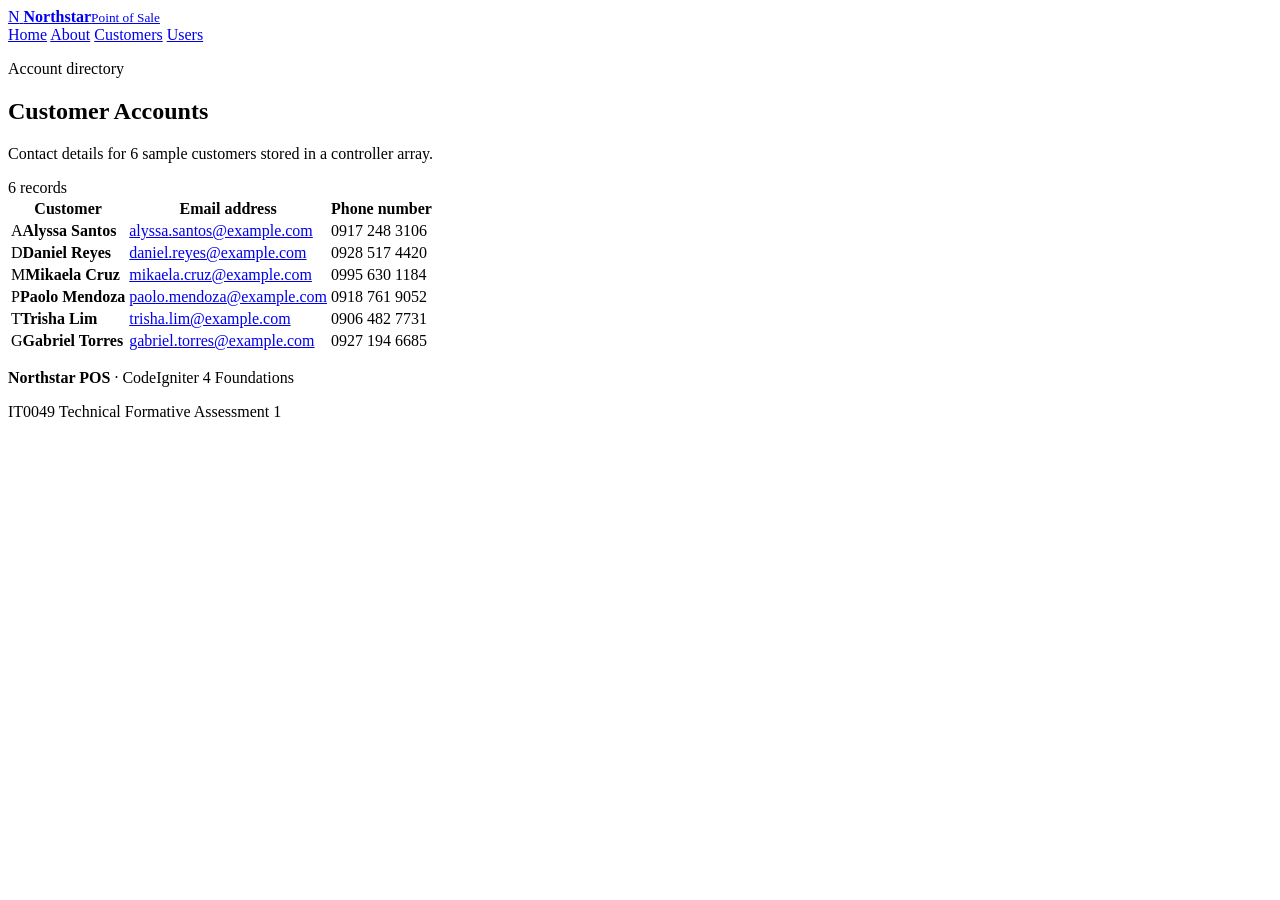
<file: docs/customers/index.html>
<!-- DEBUG-VIEW START 2 APPPATH\Views\customers\index.php -->
<!-- DEBUG-VIEW START 1 APPPATH\Views\templates\main.php -->
<!doctype html>
<html lang="en">
<head>
<script  id="debugbar_loader" data-time="1790168909.122726" src="https://mbdeleon-Tech.github.io/IT0049-Technical-Fomative-Assessment-1-Module-1/?debugbar"></script><script  id="debugbar_dynamic_script"></script><style  id="debugbar_dynamic_style"></style><script class="kint-rich-script">"use strict";(()=>{function m(n){if(!(n instanceof Element))throw new Error("Invalid argument to dedupeElement()");let t=n.ownerDocument,e=E(n);for(let s of t.querySelectorAll(e))n!==s&&s.parentNode.removeChild(s)}function d(n){return n instanceof Element?n.ownerDocument.contains(n):!1}function E(n){if(!(n instanceof Element))throw new Error("Invalid argument to buildClassSelector()");return[n.nodeName,...n.classList].join(".")}function f(n){if(!(n instanceof Element))throw new Error("Invalid argument to selectText()");let t=n.ownerDocument,e=t.getSelection(),s=t.createRange();s.selectNodeContents(n),e.removeAllRanges(),e.addRange(s)}function I(n,t){let e;return function(...s){clearTimeout(e),e=setTimeout(function(){n(...s)},t)}}function x(n){if(!(n instanceof Element))throw new Error("Invalid argument to offsetTop()");return n.offsetTop+(n.offsetParent?x(n.offsetParent):0)}var u=class n{static#e=new Set;static toggleSearchBox(t,e){let s=t.querySelector(".kint-search"),i=t.parentNode;if(s)if(s.classList.toggle("kint-show",e)){if(s.focus(),s.select(),!n.#e.has(s)){let r=i.querySelectorAll("dl").length,o=200;r>1e4&&(o=700),s.addEventListener("keyup",I(n.#t.bind(null,s),o)),n.#e.add(s)}n.#t(s)}else i.classList.remove("kint-search-root")}static#t(t){let e=t.closest(".kint-parent")?.parentNode;if(e)if(t.classList.contains("kint-show")&&t.value.length){let s=e.dataset.lastSearch;if(e.classList.add("kint-search-root"),s!==t.value){e.dataset.lastSearch=t.value,e.classList.remove("kint-search-match");for(let i of e.querySelectorAll(".kint-search-match"))i.classList.remove("kint-search-match");n.#s(e,t.value.toUpperCase())}}else e.classList.remove("kint-search-root")}static#s(t,e){let s=t.cloneNode(!0);for(let c of s.querySelectorAll(".access-path"))c.remove();if(!s.textContent.toUpperCase().includes(e))return;t.classList.add("kint-search-match");let i=t.firstElementChild;for(;i&&i.tagName!=="DT";)i=i.nextElementSibling;if(!i)return;let r=a.getChildContainer(i);if(!r)return;let o,l;for(let c of r.children)c.tagName==="DL"?n.#s(c,e):c.tagName==="UL"&&(c.classList.contains("kint-tabs")?o=c.children:c.classList.contains("kint-tab-contents")&&(l=c.children));if(!(!o||o.length!==l?.length))for(let c=o.length;c--;){let k=!1,F=!1;o[c].textContent.toUpperCase().includes(e)&&(k=!0);let O=l[c].cloneNode(!0);for(let v of O.querySelectorAll(".access-path"))v.remove();if(O.textContent.toUpperCase().includes(e)&&(k=!0,F=!0),k&&o[c].classList.add("kint-search-match"),F)for(let v of l[c].children)v.tagName==="DL"&&n.#s(v,e)}}};var g=class{static sort(t,e){let s=t.dataset.kintTableSort,i=parseInt(s)===e?-1:1,r=t.tBodies[0];[...r.rows].sort(function(o,l){o=o.cells[e].textContent.trim().toLocaleLowerCase(),l=l.cells[e].textContent.trim().toLocaleLowerCase();let c=0;return!isNaN(o)&&!isNaN(l)?(o=parseFloat(o),l=parseFloat(l),c=o-l):isNaN(o)&&!isNaN(l)?c=1:isNaN(l)&&!isNaN(o)?c=-1:c=(""+o).localeCompare(""+l),c*i}).forEach(o=>r.appendChild(o)),i<0?t.dataset.kintTableSort=null:t.dataset.kintTableSort=e}};var a=class n{#e;#t;#s;constructor(t){if(!(t instanceof h))throw new Error("Invalid argument to Rich.constructor()");this.#e=t,this.#e.runOnInit(this.#i.bind(this));let e=new q(this,t);new b(this,t.window,e)}#i(){let t=this.#e.window.document;if(d(this.#t)||(this.#t=t.querySelector("style.kint-rich-style")),this.#t&&m(this.#t),t.querySelector(".kint-rich.kint-file")){this.setupFolder(t);let e=this.#s.querySelector("dd.kint-foldout"),s=Array.from(t.querySelectorAll(".kint-rich.kint-file"));for(let i of s)i.parentNode!==e&&e.appendChild(i);this.#s.classList.add("kint-show")}}addToFolder(t){let e=t.closest(".kint-rich");if(!e)throw new Error("Bad addToFolder");let s=this.#e.window.document;if(this.setupFolder(s),this.folder.contains(t))throw new Error("Bad addToFolder");let i=this.#s.querySelector("dd.kint-foldout"),r=t.closest(".kint-parent, .kint-rich"),o=Array.from(e.querySelectorAll(".kint-folder-trigger"));if(e===r||e.querySelectorAll(".kint-rich > dl").length===1){for(let l of o)l.remove();e.classList.add("kint-file"),i.insertBefore(e,i.firstChild)}else{let l=s.createElement("div");l.classList.add("kint-rich"),l.classList.add("kint-file"),l.appendChild(r.closest(".kint-rich > dl"));let c=e.lastElementChild;c.matches(".kint-rich > footer")&&l.appendChild(c.cloneNode(!0));for(let k of o)k.remove();i.insertBefore(l,i.firstChild)}n.toggle(this.#s.querySelector(".kint-parent"),!0)}setupFolder(t){if(this.#s)d(this.#s)||(this.#s=t.querySelector(".kint-rich.kint-folder"));else{let e=t.createElement("template");e.innerHTML='<div class="kint-rich kint-folder"><dl><dt class="kint-parent"><nav></nav>Kint</dt><dd class="kint-foldout"></dd></dl></div>',this.#s=e.content.firstChild,t.body.appendChild(this.#s)}}get folder(){return d(this.#s)||(this.#s=this.#e.window.document.querySelector(".kint-rich.kint-folder")),this.#s&&m(this.#s),this.#s}isFolderOpen(){let t=this.#s?.querySelector("dd.kint-foldout");if(t)return t.previousSibling.classList.contains("kint-show")}static getChildContainer(t){let e=t.nextElementSibling;for(;e&&!e.matches("dd");)e=e.nextElementSibling;return e}static toggle(t,e){let s=n.getChildContainer(t);s&&(e=t.classList.toggle("kint-show",e),n.#n(s,e))}static switchTab(t){t.parentNode.getElementsByClassName("kint-active-tab")[0].classList.remove("kint-active-tab"),t.classList.add("kint-active-tab");let e=t,s=0;for(;e=e.previousElementSibling;)s++;let i=t.parentNode.nextSibling.children;for(let r=i.length;r--;)r===s?(i[r].classList.add("kint-show"),n.#n(i[r],!0)):i[r].classList.remove("kint-show")}static toggleChildren(t,e){let s=n.getChildContainer(t);if(!s)return;e===void 0&&(e=t.classList.contains("kint-show"));let i=Array.from(s.getElementsByClassName("kint-parent"));for(let r of i)r.classList.toggle("kint-show",e)}static toggleAccessPath(t,e){let s=t.querySelector(".access-path");s?.classList.toggle("kint-show",e)&&f(s)}static#n(t,e){if(t.children.length===2&&t.lastElementChild.matches("ul.kint-tab-contents"))for(let s of t.lastElementChild.children)s.matches("li.kint-show")&&(t=s);if(t.children.length===1&&t.firstElementChild.matches("dl")){let s=t.firstElementChild.firstElementChild;s?.classList?.contains("kint-parent")&&n.toggle(s,e)}}},b=class{#e;#t;#s;#i=null;#n=null;#o=0;constructor(t,e,s){this.#e=t,this.#t=s,this.#s=e,this.#s.addEventListener("click",this.#a.bind(this),!0)}#r(){clearTimeout(this.#i),this.#i=setTimeout(this.#l.bind(this),250)}#l(){clearTimeout(this.#i),this.#i=null,this.#n=null,this.#o=0}#c(){let t=this.#n;if(!t.matches(".kint-parent > nav"))return;let e=t.parentNode;if(this.#o===1)a.toggleChildren(e),this.#t.onTreeChanged(),this.#r(),this.#o=2;else if(this.#o===2){this.#l();let s=e.classList.contains("kint-show"),i=this.#e.folder?.querySelector(".kint-parent"),r=Array.from(this.#s.document.getElementsByClassName("kint-parent"));for(let o of r)o!==i&&o.classList.toggle("kint-show",s);this.#t.onTreeChanged(),this.#t.scrollToFocus()}}#a(t){if(this.#o){this.#c();return}let e=t.target;if(!e.closest(".kint-rich"))return;if(e.tagName==="DFN"&&f(e),e.tagName==="TH"){t.ctrlKey||g.sort(e.closest("table"),e.cellIndex);return}if(e.tagName==="LI"&&e.parentNode.className==="kint-tabs"){if(e.className!=="kint-active-tab"){let i=e.closest("dl")?.querySelector(".kint-parent > nav")??e;a.switchTab(e),this.#t.onTreeChanged(),this.#t.setCursor(i)}return}let s=e.closest("dt");if(e.tagName==="NAV")e.parentNode.tagName==="FOOTER"?(this.#t.setCursor(e),e.parentNode.classList.toggle("kint-show")):s?.classList.contains("kint-parent")&&(a.toggle(s),this.#t.onTreeChanged(),this.#t.setCursor(e),this.#r(),this.#o=1,this.#n=e);else if(e.classList.contains("kint-access-path-trigger"))s&&a.toggleAccessPath(s);else if(e.classList.contains("kint-search-trigger"))s?.matches(".kint-rich > dl > dt.kint-parent")&&u.toggleSearchBox(s);else if(e.classList.contains("kint-folder-trigger")){if(s?.matches(".kint-rich > dl > dt.kint-parent"))this.#e.addToFolder(e),this.#t.onTreeChanged(),this.#t.setCursor(s.querySelector("nav")),this.#t.scrollToFocus();else if(e.parentNode.tagName==="FOOTER"){let i=e.closest(".kint-rich").querySelector(".kint-parent > nav, .kint-rich > footer > nav");this.#e.addToFolder(e),this.#t.onTreeChanged(),this.#t.setCursor(i),this.#t.scrollToFocus()}}else e.classList.contains("kint-search")||(e.tagName==="PRE"&&t.detail===3?f(e):e.closest(".kint-source")&&t.detail===3?f(e.closest(".kint-source")):e.classList.contains("access-path")?f(e):e.tagName!=="A"&&s?.classList.contains("kint-parent")&&(a.toggle(s),this.#t.onTreeChanged(),this.#t.setCursor(s.querySelector("nav"))))}},j=65,G=68,A=70,S=72,K=74,D=75,p=76,V=83,P=9,T=13,B=27,L=32,N=37,R=38,C=39,H=40,M=".kint-rich .kint-parent > nav, .kint-rich > footer > nav, .kint-rich .kint-tabs > li:not(.kint-active-tab)",q=class{#e=[];#t=0;#s=!1;#i;#n;constructor(t,e){this.#i=t,this.#n=e.window,this.#n.addEventListener("keydown",this.#c.bind(this),!0),e.runOnInit(this.onTreeChanged.bind(this))}scrollToFocus(){let t=this.#e[this.#t];if(!t)return;let e=this.#i.folder;if(t===e?.querySelector(".kint-parent > nav"))return;let s=x(t);if(this.#i.isFolderOpen()){let i=e.querySelector("dd.kint-foldout");i.scrollTo(0,s-i.clientHeight/2)}else this.#n.scrollTo(0,s-this.#n.innerHeight/2)}onTreeChanged(){let t=this.#e[this.#t];this.#e=[];let e=this.#i.folder,s=e?.querySelector(".kint-parent > nav"),i=this.#n.document;this.#i.isFolderOpen()&&(i=e,this.#e.push(s));let r=Array.from(i.querySelectorAll(M));for(let o of r)o.offsetParent!==null&&o!==s&&this.#e.push(o);if(s&&!this.#i.isFolderOpen()&&this.#e.push(s),this.#e.length===0){this.#s=!1,this.#r();return}t&&this.#e.indexOf(t)!==-1?this.#t=this.#e.indexOf(t):this.#r()}setCursor(t){if(this.#i.isFolderOpen()&&!this.#i.folder.contains(t)||!t.matches(M))return!1;let e=this.#e.indexOf(t);if(e===-1&&(this.onTreeChanged(),e=this.#e.indexOf(t)),e!==-1){if(e!==this.#t)return this.#t=e,this.#r(),!0;this.#e[e]?.classList.remove("kint-weak-focus")}else console.error("setCursor failed to find target in list",t),console.info("Please report this as a bug in Kint at https://github.com/kint-php/kint");return!1}#o(t){if(this.#e.length===0)return this.#t=0,null;for(this.#t+=t;this.#t<0;)this.#t+=this.#e.length;for(;this.#t>=this.#e.length;)this.#t-=this.#e.length;return this.#r(),this.#t}#r(){let t=this.#n.document.querySelector(".kint-focused");t&&(t.classList.remove("kint-focused"),t.classList.remove("kint-weak-focus")),this.#s&&this.#e[this.#t]?.classList.add("kint-focused")}#l(t){let e=t.closest(".kint-rich .kint-parent ~ dd")?.parentNode.querySelector(".kint-parent > nav");e&&(this.setCursor(e),this.scrollToFocus())}#c(t){if(t.keyCode===B&&t.target.matches(".kint-search")){t.target.blur(),this.#s&&this.#r();return}if(t.target!==this.#n.document.body||t.altKey||t.ctrlKey)return;if(t.keyCode===G){if(this.#s)this.#s=!1;else{if(this.#s=!0,this.onTreeChanged(),this.#e.length===0){this.#s=!1;return}this.scrollToFocus()}this.#r(),t.preventDefault();return}else if(t.keyCode===B){this.#s&&(this.#s=!1,this.#r(),t.preventDefault());return}else if(!this.#s)return;t.preventDefault(),d(this.#e[this.#t])||this.onTreeChanged();let e=this.#e[this.#t];if([P,R,D,H,K].includes(t.keyCode)){t.keyCode===P?this.#o(t.shiftKey?-1:1):t.keyCode===R||t.keyCode===D?this.#o(-1):(t.keyCode===H||t.keyCode===K)&&this.#o(1),this.scrollToFocus();return}if(e.tagName==="LI"&&[L,T,C,p,N,S].includes(t.keyCode)){t.keyCode===L||t.keyCode===T?(a.switchTab(e),this.onTreeChanged()):t.keyCode===C||t.keyCode===p?this.#o(1):(t.keyCode===N||t.keyCode===S)&&this.#o(-1),this.scrollToFocus();return}if(e.parentNode.tagName==="FOOTER"&&e.closest(".kint-rich")){if(t.keyCode===L||t.keyCode===T)e.parentNode.classList.toggle("kint-show");else if(t.keyCode===N||t.keyCode===S)if(e.parentNode.classList.contains("kint-show"))e.parentNode.classList.remove("kint-show");else{this.#l(e.closest(".kint-rich"));return}else if(t.keyCode===C||t.keyCode===p)e.parentNode.classList.add("kint-show");else if(t.keyCode===A&&!this.#i.isFolderOpen()&&e.matches(".kint-rich > footer > nav")){let i=e.closest(".kint-rich").querySelector(".kint-parent > nav, .kint-rich > footer > nav");this.#i.addToFolder(e),this.onTreeChanged(),this.setCursor(i),this.scrollToFocus()}return}let s=e.closest(".kint-parent");if(s){if(t.keyCode===j){a.toggleAccessPath(s);return}if(t.keyCode===A){!this.#i.isFolderOpen()&&s.matches(".kint-rich:not(.kint-folder) > dl > .kint-parent")&&(this.#i.addToFolder(e),this.onTreeChanged(),this.setCursor(e),this.scrollToFocus());return}if(t.keyCode===V){let i=s.closest(".kint-rich > dl")?.querySelector(".kint-search")?.closest(".kint-parent");if(i){e.classList.add("kint-weak-focus"),u.toggleSearchBox(i,!0);return}}if(t.keyCode===L||t.keyCode===T){a.toggle(s),this.onTreeChanged();return}if([C,p,N,S].includes(t.keyCode)){let i=s.classList.contains("kint-show");if(t.keyCode===C||t.keyCode===p){i&&a.toggleChildren(s,!0),a.toggle(s,!0),this.onTreeChanged();return}else if(i){a.toggleChildren(s,!1),a.toggle(s,!1),this.onTreeChanged();return}else{this.#l(s);return}}}}};var y=class{#e;#t;constructor(t){if(!(t instanceof h))throw new Error("Invalid argument to Plain.constructor()");this.#e=t.window,t.runOnInit(this.#s.bind(this))}#s(){d(this.#t)||(this.#t=this.#e.document.querySelector("style.kint-plain-style")),this.#t&&m(this.#t)}};var w=class{#e;constructor(t){if(!(t instanceof h))throw new Error("Invalid argument to Microtime.constructor()");this.#e=t.window,t.runOnInit(this.#t.bind(this))}#t(){let t={},e=this.#e.document.querySelectorAll("[data-kint-microtime-group]");for(let s of e){let i=s.querySelector(".kint-microtime-lap");if(!i)continue;let r=s.dataset.kintMicrotimeGroup,o=parseFloat(i.textContent),l=parseFloat(s.querySelector(".kint-microtime-avg").textContent);t[r]??={min:o,max:o,avg:l},t[r].min>o&&(t[r].min=o),t[r].max<o&&(t[r].max=o),t[r].avg=l}for(let s of e){let i=s.querySelector(".kint-microtime-lap");if(!i)continue;let r=parseFloat(i.textContent),o=t[s.dataset.kintMicrotimeGroup];if(s.querySelector(".kint-microtime-avg").textContent=o.avg,!(r===o.min&&r===o.max))if(s.classList.add("kint-microtime-js"),r>o.avg){let l=(r-o.avg)/(o.max-o.avg);i.style.background="hsl("+(40-40*l)+", 100%, 65%)"}else{let l=0;o.avg!==o.min&&(l=(o.avg-r)/(o.avg-o.min)),i.style.background="hsl("+(40+80*l)+", 100%, 65%)"}}}};var U=Symbol(),h=class n{static#e=null;#t;#s=[];#i=new Set;static init(t){return n.#e??=new n(t,U),n.#e.#n(),n.#e.runOnLoad(n.#r),n.#e}get window(){return this.#t}constructor(t,e){if(U!==e)throw new Error("Kint constructor is private. Use Kint.init()");if(!(t instanceof Window))throw new Error("Invalid argument to Kint.init()");this.#t=t,this.runOnInit(this.#o.bind(this)),new y(this),new a(this),new w(this)}runOnLoad(t){if(this.#t.document.readyState==="complete")try{t()}catch{}else this.#t.addEventListener("load",t)}runOnInit(t){this.#s.push(t)}#n(){this.#t.document.currentScript&&(this.#i.add(E(window.document.currentScript)),window.document.currentScript.remove())}#o(){for(let t of this.#i.keys())for(let e of this.#t.document.querySelectorAll(t))e.remove()}static#r(){for(let t of n.#e.#s)t()}};window.Kint||(window.Kint=h);window.Kint.init(window);})();
</script><style class="kint-rich-style">.kint-rich{--spacing: 4px;--nav-size: 15px;--backdrop-color: rgba(255, 255, 255, 0.9);--main-background: #e0eaef;--secondary-background: #c1d4df;--text-color: #1d1e1e;--variable-name-color: #1d1e1e;--variable-type-color: #0092db;--variable-type-color-hover: #5cb730;--border-color: #b6cedb;--border-color-hover: #0092db;--border: 1px solid var(--border-color);--foldout-max-size: calc(100vh - 100px);--foldout-zindex: 999999;--caret-image: url("data:image/svg+xml;utf8,<svg xmlns='http://www.w3.org/2000/svg' viewBox='0 0 30 150'><g stroke-width='2' fill='%23FFF'><path d='M1 1h28v28H1zm5 14h18m-9 9V6M1 61h28v28H1zm5 14h18' stroke='%23379'/><path d='M1 31h28v28H1zm5 14h18m-9 9V36M1 91h28v28H1zm5 14h18' stroke='%235A3'/><path d='M1 121h28v28H1zm5 5l18 18m-18 0l18-18' stroke='%23CCC'/></g></svg>");--ap-image: url("data:image/svg+xml;utf8,<svg xmlns='http://www.w3.org/2000/svg' viewBox='0 0 16 16'><g stroke='%23000' fill='transparent'><path d='M2 8h3m3 3v3M8 2v3m3 3h3M3 8' stroke-width='2' stroke-linecap='round'/><circle stroke-width='1.5' r='4.5' cx='8' cy='8'/></g></svg>");--folder-image: url("data:image/svg+xml;utf8,<svg xmlns='http://www.w3.org/2000/svg' viewBox='0 0 16 16'><path d='M2 2h4l2 2h6v9H2V2h2' stroke-width='2' stroke='%23000' fill='transparent' stroke-linejoin='round'/></svg>");--search-image: url("data:image/svg+xml;utf8,<svg xmlns='http://www.w3.org/2000/svg' viewBox='0 0 16 16'><g stroke='%23000' fill='transparent'><path d='M2 14l3-3' stroke-linecap='round' stroke-width='3'/><circle stroke-width='2' r='5' cx='9' cy='7'/></g></svg>");font-size:13px;overflow-x:auto;white-space:nowrap;background:var(--backdrop-color);direction:ltr;contain:content}.kint-rich.kint-folder{position:fixed;bottom:0;left:0;right:0;z-index:var(--foldout-zindex);width:100%;margin:0;display:block}.kint-rich.kint-folder dd.kint-foldout{max-height:var(--foldout-max-size);padding-right:calc(var(--spacing)*2);overflow-y:scroll;display:none}.kint-rich.kint-folder dd.kint-foldout.kint-show{display:block}.kint-rich::selection{background:var(--border-color-hover);color:var(--text-color)}.kint-rich .kint-focused{box-shadow:0 0 3px 3px var(--variable-type-color-hover)}.kint-rich .kint-focused.kint-weak-focus{box-shadow:0 0 3px 1px color-mix(in srgb, var(--variable-type-color-hover) 50%, transparent)}.kint-rich,.kint-rich::before,.kint-rich::after,.kint-rich *,.kint-rich *::before,.kint-rich *::after{box-sizing:border-box;border-radius:0;color:var(--text-color);float:none !important;font-family:Consolas,Menlo,Monaco,Lucida Console,Liberation Mono,DejaVu Sans Mono,Bitstream Vera Sans Mono,Courier New,monospace,serif;line-height:15px;margin:0;padding:0;text-align:left}.kint-rich{margin:calc(var(--spacing)*2) 0}.kint-rich dt,.kint-rich dl{width:auto}.kint-rich dt,.kint-rich div.access-path{background:var(--main-background);border:var(--border);color:var(--text-color);display:block;font-weight:bold;list-style:none outside none;overflow:auto;padding:var(--spacing)}.kint-rich dt:hover,.kint-rich div.access-path:hover{border-color:var(--border-color-hover)}.kint-rich>dl dl{padding:0 0 0 calc(var(--spacing)*3)}.kint-rich dt.kint-parent>nav,.kint-rich>footer>nav{background:var(--caret-image) no-repeat scroll 0 0/var(--nav-size) 75px rgba(0,0,0,0);cursor:pointer;display:inline-block;height:var(--nav-size);width:var(--nav-size);margin-right:3px;vertical-align:middle}.kint-rich dt.kint-parent:hover>nav,.kint-rich>footer>nav:hover{background-position:0 25%}.kint-rich dt.kint-parent.kint-show>nav,.kint-rich>footer.kint-show>nav{background-position:0 50%}.kint-rich dt.kint-parent.kint-show:hover>nav,.kint-rich>footer.kint-show>nav:hover{background-position:0 75%}.kint-rich dt.kint-parent.kint-locked>nav{background-position:0 100%}.kint-rich dt.kint-parent+dd{display:none;border-left:1px dashed var(--border-color);contain:strict}.kint-rich dt.kint-parent.kint-show+dd{display:block;contain:content}.kint-rich var,.kint-rich var a{color:var(--variable-type-color);font-style:normal}.kint-rich dt:hover var,.kint-rich dt:hover var a{color:var(--variable-type-color-hover)}.kint-rich dfn{font-style:normal;font-family:monospace;color:var(--variable-name-color)}.kint-rich pre{color:var(--text-color);margin:0 0 0 calc(var(--spacing)*3);padding:5px;overflow-y:hidden;border-top:0;border:var(--border);background:var(--main-background);display:block;word-break:normal}.kint-rich .kint-access-path-trigger,.kint-rich .kint-folder-trigger,.kint-rich .kint-search-trigger{background:color-mix(in srgb, var(--text-color) 80%, transparent);border-radius:3px;padding:2px;height:var(--nav-size);width:var(--nav-size);font-size:var(--nav-size);margin-left:5px;font-weight:bold;text-align:center;line-height:1;float:right !important;cursor:pointer;position:relative;overflow:hidden}.kint-rich .kint-access-path-trigger::before,.kint-rich .kint-folder-trigger::before,.kint-rich .kint-search-trigger::before{display:block;content:"";width:100%;height:100%;background:var(--main-background);mask:center/contain no-repeat alpha}.kint-rich .kint-access-path-trigger:hover,.kint-rich .kint-folder-trigger:hover,.kint-rich .kint-search-trigger:hover{background:var(--main-background)}.kint-rich .kint-access-path-trigger:hover::before,.kint-rich .kint-folder-trigger:hover::before,.kint-rich .kint-search-trigger:hover::before{background:var(--text-color)}.kint-rich .kint-access-path-trigger::before{mask-image:var(--ap-image)}.kint-rich .kint-folder-trigger::before{mask-image:var(--folder-image)}.kint-rich .kint-search-trigger::before{mask-image:var(--search-image)}.kint-rich input.kint-search{display:none;border:var(--border);border-top-width:0;border-bottom-width:0;padding:var(--spacing);float:right !important;margin:calc(var(--spacing)*-1) 0;color:var(--variable-name-color);background:var(--secondary-background);height:calc(var(--nav-size) + var(--spacing)*2);width:calc(var(--nav-size)*10);position:relative;z-index:100}.kint-rich input.kint-search.kint-show{display:block}.kint-rich .kint-search-root ul.kint-tabs>li:not(.kint-search-match){background:var(--secondary-background);filter:saturate(0);opacity:.5}.kint-rich .kint-search-root dl:not(.kint-search-match){opacity:.5}.kint-rich .kint-search-root dl:not(.kint-search-match)>dt{background:var(--main-background);filter:saturate(0)}.kint-rich .kint-search-root dl:not(.kint-search-match) dl,.kint-rich .kint-search-root dl:not(.kint-search-match) ul.kint-tabs>li:not(.kint-search-match){opacity:1}.kint-rich div.access-path{background:var(--secondary-background);display:none;margin-top:5px;padding:4px;white-space:pre}.kint-rich div.access-path.kint-show{display:block}.kint-rich footer{padding:0 3px 3px;font-size:9px;background:rgba(0,0,0,0)}.kint-rich footer>.kint-folder-trigger{background:rgba(0,0,0,0)}.kint-rich footer>.kint-folder-trigger::before{background:var(--text-color)}.kint-rich footer nav{height:10px;width:10px;background-size:10px 50px}.kint-rich footer>ol{display:none;margin-left:32px}.kint-rich footer.kint-show>ol{display:block}.kint-rich a{color:var(--text-color);text-shadow:none;text-decoration:underline}.kint-rich a:hover{color:var(--variable-name-color);border-bottom:1px dotted var(--variable-name-color)}.kint-rich ul{list-style:none;padding-left:calc(var(--spacing)*3)}.kint-rich ul:not(.kint-tabs) li{border-left:1px dashed var(--border-color)}.kint-rich ul:not(.kint-tabs) li>dl{border-left:none}.kint-rich ul.kint-tabs{margin:0 0 0 calc(var(--spacing)*3);padding-left:0;background:var(--main-background);border:var(--border);border-top:0}.kint-rich ul.kint-tabs>li{background:var(--secondary-background);border:var(--border);cursor:pointer;display:inline-block;height:calc(var(--spacing)*6);margin:calc(var(--spacing)/2);padding:0 calc(2px + var(--spacing)*2.5);vertical-align:top}.kint-rich ul.kint-tabs>li:hover,.kint-rich ul.kint-tabs>li.kint-active-tab:hover{border-color:var(--border-color-hover);color:var(--variable-type-color-hover)}.kint-rich ul.kint-tabs>li.kint-active-tab{background:var(--main-background);border-top:0;margin-top:-1px;height:27px;line-height:24px}.kint-rich ul.kint-tabs>li:not(.kint-active-tab){line-height:calc(var(--spacing)*5)}.kint-rich ul.kint-tabs li+li{margin-left:0}.kint-rich ul.kint-tab-contents>li{display:none;contain:strict}.kint-rich ul.kint-tab-contents>li.kint-show{display:block;contain:content}.kint-rich dt:hover+dd>ul>li.kint-active-tab{border-color:var(--border-color-hover);color:var(--variable-type-color-hover)}.kint-rich dt>.kint-color-preview{width:var(--nav-size);height:var(--nav-size);display:inline-block;vertical-align:middle;margin-left:10px;border:var(--border);background-color:#ccc;background-image:url('data:image/svg+xml;utf8,<svg xmlns="http://www.w3.org/2000/svg" viewBox="0 0 2 2"><path fill="%23FFF" d="M0 0h1v2h1V1H0z"/></svg>');background-size:min(20px,100%)}.kint-rich dt>.kint-color-preview:hover{border-color:var(--border-color-hover)}.kint-rich dt>.kint-color-preview>div{width:100%;height:100%}.kint-rich table{border-collapse:collapse;empty-cells:show;border-spacing:0}.kint-rich table *{font-size:12px}.kint-rich table dt{background:none;padding:calc(var(--spacing)/2)}.kint-rich table dt .kint-parent{min-width:100%;overflow:hidden;text-overflow:ellipsis;white-space:nowrap}.kint-rich table td,.kint-rich table th{border:var(--border);padding:calc(var(--spacing)/2);vertical-align:center}.kint-rich table th{cursor:alias}.kint-rich table td:first-child,.kint-rich table th{font-weight:bold;background:var(--secondary-background);color:var(--variable-name-color)}.kint-rich table td{background:var(--main-background);white-space:pre}.kint-rich table td>dl{padding:0}.kint-rich table pre{border-top:0;border-right:0}.kint-rich table thead th:first-child{background:none;border:0}.kint-rich table tr:hover>td{box-shadow:0 0 1px 0 var(--border-color-hover) inset}.kint-rich table tr:hover var{color:var(--variable-type-color-hover)}.kint-rich table ul.kint-tabs li.kint-active-tab{height:20px;line-height:17px}.kint-rich pre.kint-source{margin-left:-1px}.kint-rich pre.kint-source[data-kint-filename]:before{display:block;content:attr(data-kint-filename);margin-bottom:var(--spacing);padding-bottom:var(--spacing);border-bottom:1px solid var(--secondary-background)}.kint-rich pre.kint-source>div:before{display:inline-block;content:counter(kint-l);counter-increment:kint-l;border-right:1px solid var(--border-color-hover);padding-right:calc(var(--spacing)*2);margin-right:calc(var(--spacing)*2)}.kint-rich pre.kint-source>div.kint-highlight{background:var(--secondary-background)}.kint-rich .kint-microtime-js .kint-microtime-lap{text-shadow:-1px 0 var(--border-color-hover),0 1px var(--border-color-hover),1px 0 var(--border-color-hover),0 -1px var(--border-color-hover);color:var(--main-background);font-weight:bold}.kint-rich{--main-background: #f8f8f8;--secondary-background: #f8f8f8;--variable-type-color: #06f;--variable-type-color-hover: #f00;--border-color: #d7d7d7;--border-color-hover: #aaa;--alternative-background: #fff;--highlight-color: #cfc;--caret-image: url("data:image/svg+xml;utf8,<svg xmlns='http://www.w3.org/2000/svg' viewBox='0 0 30 150'><path d='M6 7h18l-9 15zm0 30h18l-9 15zm0 45h18l-9-15zm0 30h18l-9-15zm0 12l18 18m-18 0l18-18' fill='%23555'/><path d='M6 126l18 18m-18 0l18-18' stroke-width='2' stroke='%23555'/></svg>")}.kint-rich .kint-focused{box-shadow:0 0 3px 2px var(--variable-type-color-hover)}.kint-rich dt{font-weight:normal}.kint-rich dt.kint-parent{margin-top:4px}.kint-rich dl dl{margin-top:4px;padding-left:25px;border-left:none}.kint-rich>dl>dt{background:var(--secondary-background)}.kint-rich ul{margin:0;padding-left:0}.kint-rich ul:not(.kint-tabs)>li{border-left:0}.kint-rich ul.kint-tabs{background:var(--secondary-background);border:var(--border);border-width:0 1px 1px 1px;padding:4px 0 0 12px;margin-left:-1px;margin-top:-1px}.kint-rich ul.kint-tabs li,.kint-rich ul.kint-tabs li+li{margin:0 0 0 4px}.kint-rich ul.kint-tabs li{border-bottom-width:0;height:calc(var(--spacing)*6 + 1px)}.kint-rich ul.kint-tabs li:first-child{margin-left:0}.kint-rich ul.kint-tabs li.kint-active-tab{border-top:var(--border);background:var(--alternative-background);font-weight:bold;padding-top:0;border-bottom:1px solid var(--alternative-background) !important;margin-bottom:-1px}.kint-rich ul.kint-tabs li.kint-active-tab:hover{border-bottom:1px solid var(--alternative-background)}.kint-rich ul>li>pre{border:var(--border)}.kint-rich dt:hover+dd>ul{border-color:var(--border-color-hover)}.kint-rich pre{background:var(--alternative-background);margin-top:4px;margin-left:25px}.kint-rich .kint-source{margin-left:-1px}.kint-rich .kint-source .kint-highlight{background:var(--highlight-color)}.kint-rich .kint-parent.kint-show>.kint-search{border-bottom-width:1px}.kint-rich table td{background:var(--alternative-background)}.kint-rich table td>dl{padding:0;margin:0}.kint-rich table td>dl>dt.kint-parent{margin:0}.kint-rich table td:first-child,.kint-rich table td,.kint-rich table th{padding:2px 4px}.kint-rich table dd,.kint-rich table dt{background:var(--alternative-background)}.kint-rich table tr:hover>td{box-shadow:none;background:var(--highlight-color)}
</style>

    <meta charset="utf-8">
    <meta name="viewport" content="width=device-width, initial-scale=1">
    <meta name="description" content="A four-page CodeIgniter point-of-sale foundation.">
    <title>Customer Accounts | Northstar POS</title>
    <link rel="stylesheet" href="https://mbdeleon-Tech.github.io/IT0049-Technical-Fomative-Assessment-1-Module-1/assets/css/app.css">
</head>
<body>
    <header class="site-header">
        <div class="nav-shell">
            <a class="brand" href="https://mbdeleon-Tech.github.io/IT0049-Technical-Fomative-Assessment-1-Module-1/" aria-label="Northstar POS home">
                <span class="brand-mark">N</span>
                <span><strong>Northstar</strong><small>Point of Sale</small></span>
            </a>
            <nav class="main-nav" aria-label="Primary navigation">
                <a class="" href="https://mbdeleon-Tech.github.io/IT0049-Technical-Fomative-Assessment-1-Module-1/">Home</a>
                <a class="" href="https://mbdeleon-Tech.github.io/IT0049-Technical-Fomative-Assessment-1-Module-1/about">About</a>
                <a class="active" href="https://mbdeleon-Tech.github.io/IT0049-Technical-Fomative-Assessment-1-Module-1/customers">Customers</a>
                <a class="" href="https://mbdeleon-Tech.github.io/IT0049-Technical-Fomative-Assessment-1-Module-1/users">Users</a>
            </nav>
        </div>
    </header>
    <main><section class="page-hero compact shell">
    <p class="eyebrow">Account directory</p>
    <div class="title-row"><div><h1>Customer Accounts</h1><p>Contact details for 6 sample customers stored in a controller array.</p></div><span class="count-badge">6 records</span></div>
</section>
<section class="table-section shell">
    <div class="table-wrap"><table>
        <thead><tr><th scope="col">Customer</th><th scope="col">Email address</th><th scope="col">Phone number</th></tr></thead>
        <tbody>
                    <tr>
                <td><span class="avatar">A</span><strong>Alyssa Santos</strong></td>
                <td><a href="mailto:alyssa.santos@example.com">alyssa.santos@example.com</a></td>
                <td>0917 248 3106</td>
            </tr>
                    <tr>
                <td><span class="avatar">D</span><strong>Daniel Reyes</strong></td>
                <td><a href="mailto:daniel.reyes@example.com">daniel.reyes@example.com</a></td>
                <td>0928 517 4420</td>
            </tr>
                    <tr>
                <td><span class="avatar">M</span><strong>Mikaela Cruz</strong></td>
                <td><a href="mailto:mikaela.cruz@example.com">mikaela.cruz@example.com</a></td>
                <td>0995 630 1184</td>
            </tr>
                    <tr>
                <td><span class="avatar">P</span><strong>Paolo Mendoza</strong></td>
                <td><a href="mailto:paolo.mendoza@example.com">paolo.mendoza@example.com</a></td>
                <td>0918 761 9052</td>
            </tr>
                    <tr>
                <td><span class="avatar">T</span><strong>Trisha Lim</strong></td>
                <td><a href="mailto:trisha.lim@example.com">trisha.lim@example.com</a></td>
                <td>0906 482 7731</td>
            </tr>
                    <tr>
                <td><span class="avatar">G</span><strong>Gabriel Torres</strong></td>
                <td><a href="mailto:gabriel.torres@example.com">gabriel.torres@example.com</a></td>
                <td>0927 194 6685</td>
            </tr>
                </tbody>
    </table></div>
</section>
</main>
    <footer class="site-footer">
        <div class="footer-shell">
            <p><strong>Northstar POS</strong> &middot; CodeIgniter 4 Foundations</p>
            <p>IT0049 Technical Formative Assessment 1</p>
        </div>
    </footer>
</body>
</html>

<!-- DEBUG-VIEW ENDED 1 APPPATH\Views\templates\main.php -->

<!-- DEBUG-VIEW ENDED 2 APPPATH\Views\customers\index.php -->
</file>
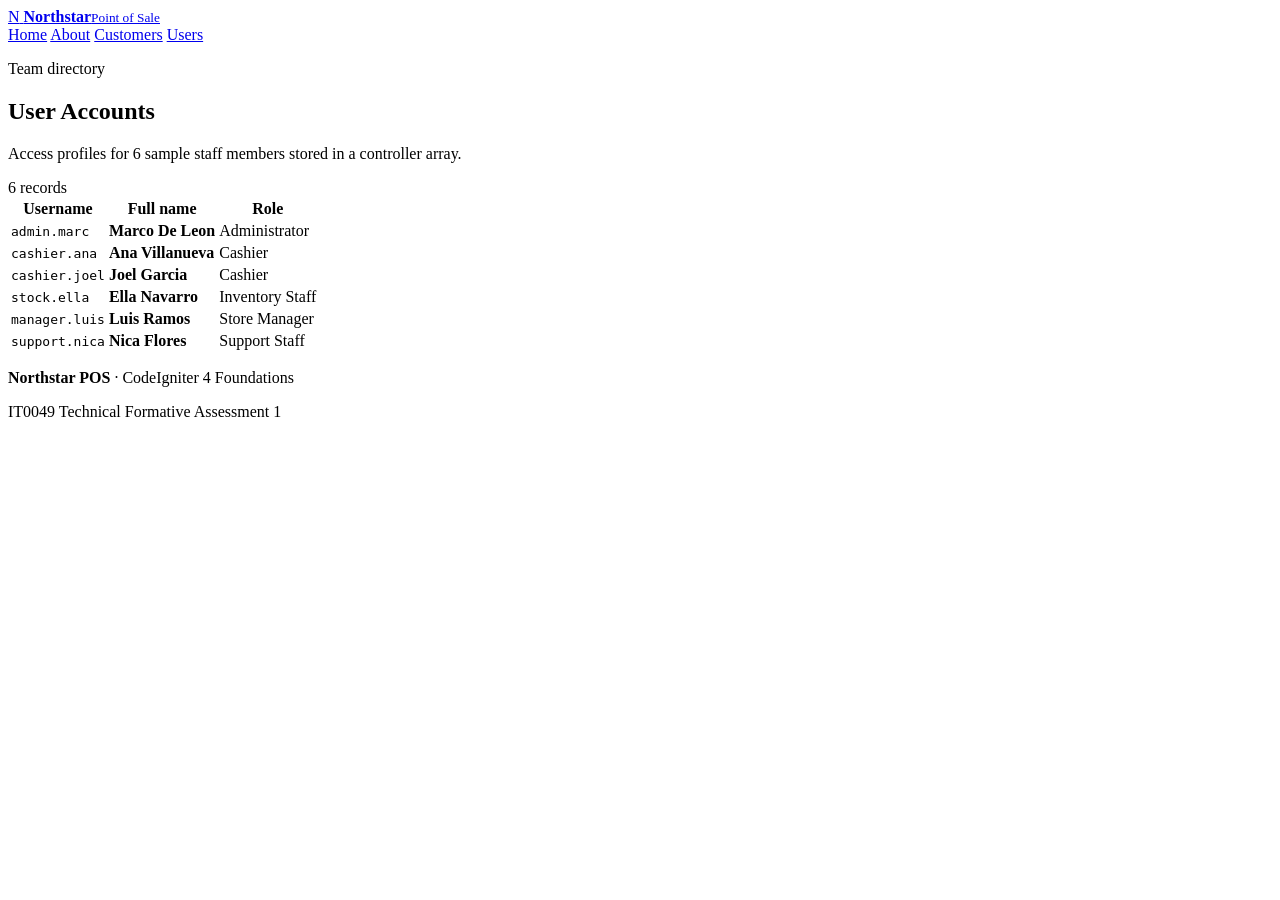
<file: docs/users/index.html>
<!-- DEBUG-VIEW START 2 APPPATH\Views\users\index.php -->
<!-- DEBUG-VIEW START 1 APPPATH\Views\templates\main.php -->
<!doctype html>
<html lang="en">
<head>
<script  id="debugbar_loader" data-time="1790168909.249871" src="https://mbdeleon-Tech.github.io/IT0049-Technical-Fomative-Assessment-1-Module-1/?debugbar"></script><script  id="debugbar_dynamic_script"></script><style  id="debugbar_dynamic_style"></style><script class="kint-rich-script">"use strict";(()=>{function m(n){if(!(n instanceof Element))throw new Error("Invalid argument to dedupeElement()");let t=n.ownerDocument,e=E(n);for(let s of t.querySelectorAll(e))n!==s&&s.parentNode.removeChild(s)}function d(n){return n instanceof Element?n.ownerDocument.contains(n):!1}function E(n){if(!(n instanceof Element))throw new Error("Invalid argument to buildClassSelector()");return[n.nodeName,...n.classList].join(".")}function f(n){if(!(n instanceof Element))throw new Error("Invalid argument to selectText()");let t=n.ownerDocument,e=t.getSelection(),s=t.createRange();s.selectNodeContents(n),e.removeAllRanges(),e.addRange(s)}function I(n,t){let e;return function(...s){clearTimeout(e),e=setTimeout(function(){n(...s)},t)}}function x(n){if(!(n instanceof Element))throw new Error("Invalid argument to offsetTop()");return n.offsetTop+(n.offsetParent?x(n.offsetParent):0)}var u=class n{static#e=new Set;static toggleSearchBox(t,e){let s=t.querySelector(".kint-search"),i=t.parentNode;if(s)if(s.classList.toggle("kint-show",e)){if(s.focus(),s.select(),!n.#e.has(s)){let r=i.querySelectorAll("dl").length,o=200;r>1e4&&(o=700),s.addEventListener("keyup",I(n.#t.bind(null,s),o)),n.#e.add(s)}n.#t(s)}else i.classList.remove("kint-search-root")}static#t(t){let e=t.closest(".kint-parent")?.parentNode;if(e)if(t.classList.contains("kint-show")&&t.value.length){let s=e.dataset.lastSearch;if(e.classList.add("kint-search-root"),s!==t.value){e.dataset.lastSearch=t.value,e.classList.remove("kint-search-match");for(let i of e.querySelectorAll(".kint-search-match"))i.classList.remove("kint-search-match");n.#s(e,t.value.toUpperCase())}}else e.classList.remove("kint-search-root")}static#s(t,e){let s=t.cloneNode(!0);for(let c of s.querySelectorAll(".access-path"))c.remove();if(!s.textContent.toUpperCase().includes(e))return;t.classList.add("kint-search-match");let i=t.firstElementChild;for(;i&&i.tagName!=="DT";)i=i.nextElementSibling;if(!i)return;let r=a.getChildContainer(i);if(!r)return;let o,l;for(let c of r.children)c.tagName==="DL"?n.#s(c,e):c.tagName==="UL"&&(c.classList.contains("kint-tabs")?o=c.children:c.classList.contains("kint-tab-contents")&&(l=c.children));if(!(!o||o.length!==l?.length))for(let c=o.length;c--;){let k=!1,F=!1;o[c].textContent.toUpperCase().includes(e)&&(k=!0);let O=l[c].cloneNode(!0);for(let v of O.querySelectorAll(".access-path"))v.remove();if(O.textContent.toUpperCase().includes(e)&&(k=!0,F=!0),k&&o[c].classList.add("kint-search-match"),F)for(let v of l[c].children)v.tagName==="DL"&&n.#s(v,e)}}};var g=class{static sort(t,e){let s=t.dataset.kintTableSort,i=parseInt(s)===e?-1:1,r=t.tBodies[0];[...r.rows].sort(function(o,l){o=o.cells[e].textContent.trim().toLocaleLowerCase(),l=l.cells[e].textContent.trim().toLocaleLowerCase();let c=0;return!isNaN(o)&&!isNaN(l)?(o=parseFloat(o),l=parseFloat(l),c=o-l):isNaN(o)&&!isNaN(l)?c=1:isNaN(l)&&!isNaN(o)?c=-1:c=(""+o).localeCompare(""+l),c*i}).forEach(o=>r.appendChild(o)),i<0?t.dataset.kintTableSort=null:t.dataset.kintTableSort=e}};var a=class n{#e;#t;#s;constructor(t){if(!(t instanceof h))throw new Error("Invalid argument to Rich.constructor()");this.#e=t,this.#e.runOnInit(this.#i.bind(this));let e=new q(this,t);new b(this,t.window,e)}#i(){let t=this.#e.window.document;if(d(this.#t)||(this.#t=t.querySelector("style.kint-rich-style")),this.#t&&m(this.#t),t.querySelector(".kint-rich.kint-file")){this.setupFolder(t);let e=this.#s.querySelector("dd.kint-foldout"),s=Array.from(t.querySelectorAll(".kint-rich.kint-file"));for(let i of s)i.parentNode!==e&&e.appendChild(i);this.#s.classList.add("kint-show")}}addToFolder(t){let e=t.closest(".kint-rich");if(!e)throw new Error("Bad addToFolder");let s=this.#e.window.document;if(this.setupFolder(s),this.folder.contains(t))throw new Error("Bad addToFolder");let i=this.#s.querySelector("dd.kint-foldout"),r=t.closest(".kint-parent, .kint-rich"),o=Array.from(e.querySelectorAll(".kint-folder-trigger"));if(e===r||e.querySelectorAll(".kint-rich > dl").length===1){for(let l of o)l.remove();e.classList.add("kint-file"),i.insertBefore(e,i.firstChild)}else{let l=s.createElement("div");l.classList.add("kint-rich"),l.classList.add("kint-file"),l.appendChild(r.closest(".kint-rich > dl"));let c=e.lastElementChild;c.matches(".kint-rich > footer")&&l.appendChild(c.cloneNode(!0));for(let k of o)k.remove();i.insertBefore(l,i.firstChild)}n.toggle(this.#s.querySelector(".kint-parent"),!0)}setupFolder(t){if(this.#s)d(this.#s)||(this.#s=t.querySelector(".kint-rich.kint-folder"));else{let e=t.createElement("template");e.innerHTML='<div class="kint-rich kint-folder"><dl><dt class="kint-parent"><nav></nav>Kint</dt><dd class="kint-foldout"></dd></dl></div>',this.#s=e.content.firstChild,t.body.appendChild(this.#s)}}get folder(){return d(this.#s)||(this.#s=this.#e.window.document.querySelector(".kint-rich.kint-folder")),this.#s&&m(this.#s),this.#s}isFolderOpen(){let t=this.#s?.querySelector("dd.kint-foldout");if(t)return t.previousSibling.classList.contains("kint-show")}static getChildContainer(t){let e=t.nextElementSibling;for(;e&&!e.matches("dd");)e=e.nextElementSibling;return e}static toggle(t,e){let s=n.getChildContainer(t);s&&(e=t.classList.toggle("kint-show",e),n.#n(s,e))}static switchTab(t){t.parentNode.getElementsByClassName("kint-active-tab")[0].classList.remove("kint-active-tab"),t.classList.add("kint-active-tab");let e=t,s=0;for(;e=e.previousElementSibling;)s++;let i=t.parentNode.nextSibling.children;for(let r=i.length;r--;)r===s?(i[r].classList.add("kint-show"),n.#n(i[r],!0)):i[r].classList.remove("kint-show")}static toggleChildren(t,e){let s=n.getChildContainer(t);if(!s)return;e===void 0&&(e=t.classList.contains("kint-show"));let i=Array.from(s.getElementsByClassName("kint-parent"));for(let r of i)r.classList.toggle("kint-show",e)}static toggleAccessPath(t,e){let s=t.querySelector(".access-path");s?.classList.toggle("kint-show",e)&&f(s)}static#n(t,e){if(t.children.length===2&&t.lastElementChild.matches("ul.kint-tab-contents"))for(let s of t.lastElementChild.children)s.matches("li.kint-show")&&(t=s);if(t.children.length===1&&t.firstElementChild.matches("dl")){let s=t.firstElementChild.firstElementChild;s?.classList?.contains("kint-parent")&&n.toggle(s,e)}}},b=class{#e;#t;#s;#i=null;#n=null;#o=0;constructor(t,e,s){this.#e=t,this.#t=s,this.#s=e,this.#s.addEventListener("click",this.#a.bind(this),!0)}#r(){clearTimeout(this.#i),this.#i=setTimeout(this.#l.bind(this),250)}#l(){clearTimeout(this.#i),this.#i=null,this.#n=null,this.#o=0}#c(){let t=this.#n;if(!t.matches(".kint-parent > nav"))return;let e=t.parentNode;if(this.#o===1)a.toggleChildren(e),this.#t.onTreeChanged(),this.#r(),this.#o=2;else if(this.#o===2){this.#l();let s=e.classList.contains("kint-show"),i=this.#e.folder?.querySelector(".kint-parent"),r=Array.from(this.#s.document.getElementsByClassName("kint-parent"));for(let o of r)o!==i&&o.classList.toggle("kint-show",s);this.#t.onTreeChanged(),this.#t.scrollToFocus()}}#a(t){if(this.#o){this.#c();return}let e=t.target;if(!e.closest(".kint-rich"))return;if(e.tagName==="DFN"&&f(e),e.tagName==="TH"){t.ctrlKey||g.sort(e.closest("table"),e.cellIndex);return}if(e.tagName==="LI"&&e.parentNode.className==="kint-tabs"){if(e.className!=="kint-active-tab"){let i=e.closest("dl")?.querySelector(".kint-parent > nav")??e;a.switchTab(e),this.#t.onTreeChanged(),this.#t.setCursor(i)}return}let s=e.closest("dt");if(e.tagName==="NAV")e.parentNode.tagName==="FOOTER"?(this.#t.setCursor(e),e.parentNode.classList.toggle("kint-show")):s?.classList.contains("kint-parent")&&(a.toggle(s),this.#t.onTreeChanged(),this.#t.setCursor(e),this.#r(),this.#o=1,this.#n=e);else if(e.classList.contains("kint-access-path-trigger"))s&&a.toggleAccessPath(s);else if(e.classList.contains("kint-search-trigger"))s?.matches(".kint-rich > dl > dt.kint-parent")&&u.toggleSearchBox(s);else if(e.classList.contains("kint-folder-trigger")){if(s?.matches(".kint-rich > dl > dt.kint-parent"))this.#e.addToFolder(e),this.#t.onTreeChanged(),this.#t.setCursor(s.querySelector("nav")),this.#t.scrollToFocus();else if(e.parentNode.tagName==="FOOTER"){let i=e.closest(".kint-rich").querySelector(".kint-parent > nav, .kint-rich > footer > nav");this.#e.addToFolder(e),this.#t.onTreeChanged(),this.#t.setCursor(i),this.#t.scrollToFocus()}}else e.classList.contains("kint-search")||(e.tagName==="PRE"&&t.detail===3?f(e):e.closest(".kint-source")&&t.detail===3?f(e.closest(".kint-source")):e.classList.contains("access-path")?f(e):e.tagName!=="A"&&s?.classList.contains("kint-parent")&&(a.toggle(s),this.#t.onTreeChanged(),this.#t.setCursor(s.querySelector("nav"))))}},j=65,G=68,A=70,S=72,K=74,D=75,p=76,V=83,P=9,T=13,B=27,L=32,N=37,R=38,C=39,H=40,M=".kint-rich .kint-parent > nav, .kint-rich > footer > nav, .kint-rich .kint-tabs > li:not(.kint-active-tab)",q=class{#e=[];#t=0;#s=!1;#i;#n;constructor(t,e){this.#i=t,this.#n=e.window,this.#n.addEventListener("keydown",this.#c.bind(this),!0),e.runOnInit(this.onTreeChanged.bind(this))}scrollToFocus(){let t=this.#e[this.#t];if(!t)return;let e=this.#i.folder;if(t===e?.querySelector(".kint-parent > nav"))return;let s=x(t);if(this.#i.isFolderOpen()){let i=e.querySelector("dd.kint-foldout");i.scrollTo(0,s-i.clientHeight/2)}else this.#n.scrollTo(0,s-this.#n.innerHeight/2)}onTreeChanged(){let t=this.#e[this.#t];this.#e=[];let e=this.#i.folder,s=e?.querySelector(".kint-parent > nav"),i=this.#n.document;this.#i.isFolderOpen()&&(i=e,this.#e.push(s));let r=Array.from(i.querySelectorAll(M));for(let o of r)o.offsetParent!==null&&o!==s&&this.#e.push(o);if(s&&!this.#i.isFolderOpen()&&this.#e.push(s),this.#e.length===0){this.#s=!1,this.#r();return}t&&this.#e.indexOf(t)!==-1?this.#t=this.#e.indexOf(t):this.#r()}setCursor(t){if(this.#i.isFolderOpen()&&!this.#i.folder.contains(t)||!t.matches(M))return!1;let e=this.#e.indexOf(t);if(e===-1&&(this.onTreeChanged(),e=this.#e.indexOf(t)),e!==-1){if(e!==this.#t)return this.#t=e,this.#r(),!0;this.#e[e]?.classList.remove("kint-weak-focus")}else console.error("setCursor failed to find target in list",t),console.info("Please report this as a bug in Kint at https://github.com/kint-php/kint");return!1}#o(t){if(this.#e.length===0)return this.#t=0,null;for(this.#t+=t;this.#t<0;)this.#t+=this.#e.length;for(;this.#t>=this.#e.length;)this.#t-=this.#e.length;return this.#r(),this.#t}#r(){let t=this.#n.document.querySelector(".kint-focused");t&&(t.classList.remove("kint-focused"),t.classList.remove("kint-weak-focus")),this.#s&&this.#e[this.#t]?.classList.add("kint-focused")}#l(t){let e=t.closest(".kint-rich .kint-parent ~ dd")?.parentNode.querySelector(".kint-parent > nav");e&&(this.setCursor(e),this.scrollToFocus())}#c(t){if(t.keyCode===B&&t.target.matches(".kint-search")){t.target.blur(),this.#s&&this.#r();return}if(t.target!==this.#n.document.body||t.altKey||t.ctrlKey)return;if(t.keyCode===G){if(this.#s)this.#s=!1;else{if(this.#s=!0,this.onTreeChanged(),this.#e.length===0){this.#s=!1;return}this.scrollToFocus()}this.#r(),t.preventDefault();return}else if(t.keyCode===B){this.#s&&(this.#s=!1,this.#r(),t.preventDefault());return}else if(!this.#s)return;t.preventDefault(),d(this.#e[this.#t])||this.onTreeChanged();let e=this.#e[this.#t];if([P,R,D,H,K].includes(t.keyCode)){t.keyCode===P?this.#o(t.shiftKey?-1:1):t.keyCode===R||t.keyCode===D?this.#o(-1):(t.keyCode===H||t.keyCode===K)&&this.#o(1),this.scrollToFocus();return}if(e.tagName==="LI"&&[L,T,C,p,N,S].includes(t.keyCode)){t.keyCode===L||t.keyCode===T?(a.switchTab(e),this.onTreeChanged()):t.keyCode===C||t.keyCode===p?this.#o(1):(t.keyCode===N||t.keyCode===S)&&this.#o(-1),this.scrollToFocus();return}if(e.parentNode.tagName==="FOOTER"&&e.closest(".kint-rich")){if(t.keyCode===L||t.keyCode===T)e.parentNode.classList.toggle("kint-show");else if(t.keyCode===N||t.keyCode===S)if(e.parentNode.classList.contains("kint-show"))e.parentNode.classList.remove("kint-show");else{this.#l(e.closest(".kint-rich"));return}else if(t.keyCode===C||t.keyCode===p)e.parentNode.classList.add("kint-show");else if(t.keyCode===A&&!this.#i.isFolderOpen()&&e.matches(".kint-rich > footer > nav")){let i=e.closest(".kint-rich").querySelector(".kint-parent > nav, .kint-rich > footer > nav");this.#i.addToFolder(e),this.onTreeChanged(),this.setCursor(i),this.scrollToFocus()}return}let s=e.closest(".kint-parent");if(s){if(t.keyCode===j){a.toggleAccessPath(s);return}if(t.keyCode===A){!this.#i.isFolderOpen()&&s.matches(".kint-rich:not(.kint-folder) > dl > .kint-parent")&&(this.#i.addToFolder(e),this.onTreeChanged(),this.setCursor(e),this.scrollToFocus());return}if(t.keyCode===V){let i=s.closest(".kint-rich > dl")?.querySelector(".kint-search")?.closest(".kint-parent");if(i){e.classList.add("kint-weak-focus"),u.toggleSearchBox(i,!0);return}}if(t.keyCode===L||t.keyCode===T){a.toggle(s),this.onTreeChanged();return}if([C,p,N,S].includes(t.keyCode)){let i=s.classList.contains("kint-show");if(t.keyCode===C||t.keyCode===p){i&&a.toggleChildren(s,!0),a.toggle(s,!0),this.onTreeChanged();return}else if(i){a.toggleChildren(s,!1),a.toggle(s,!1),this.onTreeChanged();return}else{this.#l(s);return}}}}};var y=class{#e;#t;constructor(t){if(!(t instanceof h))throw new Error("Invalid argument to Plain.constructor()");this.#e=t.window,t.runOnInit(this.#s.bind(this))}#s(){d(this.#t)||(this.#t=this.#e.document.querySelector("style.kint-plain-style")),this.#t&&m(this.#t)}};var w=class{#e;constructor(t){if(!(t instanceof h))throw new Error("Invalid argument to Microtime.constructor()");this.#e=t.window,t.runOnInit(this.#t.bind(this))}#t(){let t={},e=this.#e.document.querySelectorAll("[data-kint-microtime-group]");for(let s of e){let i=s.querySelector(".kint-microtime-lap");if(!i)continue;let r=s.dataset.kintMicrotimeGroup,o=parseFloat(i.textContent),l=parseFloat(s.querySelector(".kint-microtime-avg").textContent);t[r]??={min:o,max:o,avg:l},t[r].min>o&&(t[r].min=o),t[r].max<o&&(t[r].max=o),t[r].avg=l}for(let s of e){let i=s.querySelector(".kint-microtime-lap");if(!i)continue;let r=parseFloat(i.textContent),o=t[s.dataset.kintMicrotimeGroup];if(s.querySelector(".kint-microtime-avg").textContent=o.avg,!(r===o.min&&r===o.max))if(s.classList.add("kint-microtime-js"),r>o.avg){let l=(r-o.avg)/(o.max-o.avg);i.style.background="hsl("+(40-40*l)+", 100%, 65%)"}else{let l=0;o.avg!==o.min&&(l=(o.avg-r)/(o.avg-o.min)),i.style.background="hsl("+(40+80*l)+", 100%, 65%)"}}}};var U=Symbol(),h=class n{static#e=null;#t;#s=[];#i=new Set;static init(t){return n.#e??=new n(t,U),n.#e.#n(),n.#e.runOnLoad(n.#r),n.#e}get window(){return this.#t}constructor(t,e){if(U!==e)throw new Error("Kint constructor is private. Use Kint.init()");if(!(t instanceof Window))throw new Error("Invalid argument to Kint.init()");this.#t=t,this.runOnInit(this.#o.bind(this)),new y(this),new a(this),new w(this)}runOnLoad(t){if(this.#t.document.readyState==="complete")try{t()}catch{}else this.#t.addEventListener("load",t)}runOnInit(t){this.#s.push(t)}#n(){this.#t.document.currentScript&&(this.#i.add(E(window.document.currentScript)),window.document.currentScript.remove())}#o(){for(let t of this.#i.keys())for(let e of this.#t.document.querySelectorAll(t))e.remove()}static#r(){for(let t of n.#e.#s)t()}};window.Kint||(window.Kint=h);window.Kint.init(window);})();
</script><style class="kint-rich-style">.kint-rich{--spacing: 4px;--nav-size: 15px;--backdrop-color: rgba(255, 255, 255, 0.9);--main-background: #e0eaef;--secondary-background: #c1d4df;--text-color: #1d1e1e;--variable-name-color: #1d1e1e;--variable-type-color: #0092db;--variable-type-color-hover: #5cb730;--border-color: #b6cedb;--border-color-hover: #0092db;--border: 1px solid var(--border-color);--foldout-max-size: calc(100vh - 100px);--foldout-zindex: 999999;--caret-image: url("data:image/svg+xml;utf8,<svg xmlns='http://www.w3.org/2000/svg' viewBox='0 0 30 150'><g stroke-width='2' fill='%23FFF'><path d='M1 1h28v28H1zm5 14h18m-9 9V6M1 61h28v28H1zm5 14h18' stroke='%23379'/><path d='M1 31h28v28H1zm5 14h18m-9 9V36M1 91h28v28H1zm5 14h18' stroke='%235A3'/><path d='M1 121h28v28H1zm5 5l18 18m-18 0l18-18' stroke='%23CCC'/></g></svg>");--ap-image: url("data:image/svg+xml;utf8,<svg xmlns='http://www.w3.org/2000/svg' viewBox='0 0 16 16'><g stroke='%23000' fill='transparent'><path d='M2 8h3m3 3v3M8 2v3m3 3h3M3 8' stroke-width='2' stroke-linecap='round'/><circle stroke-width='1.5' r='4.5' cx='8' cy='8'/></g></svg>");--folder-image: url("data:image/svg+xml;utf8,<svg xmlns='http://www.w3.org/2000/svg' viewBox='0 0 16 16'><path d='M2 2h4l2 2h6v9H2V2h2' stroke-width='2' stroke='%23000' fill='transparent' stroke-linejoin='round'/></svg>");--search-image: url("data:image/svg+xml;utf8,<svg xmlns='http://www.w3.org/2000/svg' viewBox='0 0 16 16'><g stroke='%23000' fill='transparent'><path d='M2 14l3-3' stroke-linecap='round' stroke-width='3'/><circle stroke-width='2' r='5' cx='9' cy='7'/></g></svg>");font-size:13px;overflow-x:auto;white-space:nowrap;background:var(--backdrop-color);direction:ltr;contain:content}.kint-rich.kint-folder{position:fixed;bottom:0;left:0;right:0;z-index:var(--foldout-zindex);width:100%;margin:0;display:block}.kint-rich.kint-folder dd.kint-foldout{max-height:var(--foldout-max-size);padding-right:calc(var(--spacing)*2);overflow-y:scroll;display:none}.kint-rich.kint-folder dd.kint-foldout.kint-show{display:block}.kint-rich::selection{background:var(--border-color-hover);color:var(--text-color)}.kint-rich .kint-focused{box-shadow:0 0 3px 3px var(--variable-type-color-hover)}.kint-rich .kint-focused.kint-weak-focus{box-shadow:0 0 3px 1px color-mix(in srgb, var(--variable-type-color-hover) 50%, transparent)}.kint-rich,.kint-rich::before,.kint-rich::after,.kint-rich *,.kint-rich *::before,.kint-rich *::after{box-sizing:border-box;border-radius:0;color:var(--text-color);float:none !important;font-family:Consolas,Menlo,Monaco,Lucida Console,Liberation Mono,DejaVu Sans Mono,Bitstream Vera Sans Mono,Courier New,monospace,serif;line-height:15px;margin:0;padding:0;text-align:left}.kint-rich{margin:calc(var(--spacing)*2) 0}.kint-rich dt,.kint-rich dl{width:auto}.kint-rich dt,.kint-rich div.access-path{background:var(--main-background);border:var(--border);color:var(--text-color);display:block;font-weight:bold;list-style:none outside none;overflow:auto;padding:var(--spacing)}.kint-rich dt:hover,.kint-rich div.access-path:hover{border-color:var(--border-color-hover)}.kint-rich>dl dl{padding:0 0 0 calc(var(--spacing)*3)}.kint-rich dt.kint-parent>nav,.kint-rich>footer>nav{background:var(--caret-image) no-repeat scroll 0 0/var(--nav-size) 75px rgba(0,0,0,0);cursor:pointer;display:inline-block;height:var(--nav-size);width:var(--nav-size);margin-right:3px;vertical-align:middle}.kint-rich dt.kint-parent:hover>nav,.kint-rich>footer>nav:hover{background-position:0 25%}.kint-rich dt.kint-parent.kint-show>nav,.kint-rich>footer.kint-show>nav{background-position:0 50%}.kint-rich dt.kint-parent.kint-show:hover>nav,.kint-rich>footer.kint-show>nav:hover{background-position:0 75%}.kint-rich dt.kint-parent.kint-locked>nav{background-position:0 100%}.kint-rich dt.kint-parent+dd{display:none;border-left:1px dashed var(--border-color);contain:strict}.kint-rich dt.kint-parent.kint-show+dd{display:block;contain:content}.kint-rich var,.kint-rich var a{color:var(--variable-type-color);font-style:normal}.kint-rich dt:hover var,.kint-rich dt:hover var a{color:var(--variable-type-color-hover)}.kint-rich dfn{font-style:normal;font-family:monospace;color:var(--variable-name-color)}.kint-rich pre{color:var(--text-color);margin:0 0 0 calc(var(--spacing)*3);padding:5px;overflow-y:hidden;border-top:0;border:var(--border);background:var(--main-background);display:block;word-break:normal}.kint-rich .kint-access-path-trigger,.kint-rich .kint-folder-trigger,.kint-rich .kint-search-trigger{background:color-mix(in srgb, var(--text-color) 80%, transparent);border-radius:3px;padding:2px;height:var(--nav-size);width:var(--nav-size);font-size:var(--nav-size);margin-left:5px;font-weight:bold;text-align:center;line-height:1;float:right !important;cursor:pointer;position:relative;overflow:hidden}.kint-rich .kint-access-path-trigger::before,.kint-rich .kint-folder-trigger::before,.kint-rich .kint-search-trigger::before{display:block;content:"";width:100%;height:100%;background:var(--main-background);mask:center/contain no-repeat alpha}.kint-rich .kint-access-path-trigger:hover,.kint-rich .kint-folder-trigger:hover,.kint-rich .kint-search-trigger:hover{background:var(--main-background)}.kint-rich .kint-access-path-trigger:hover::before,.kint-rich .kint-folder-trigger:hover::before,.kint-rich .kint-search-trigger:hover::before{background:var(--text-color)}.kint-rich .kint-access-path-trigger::before{mask-image:var(--ap-image)}.kint-rich .kint-folder-trigger::before{mask-image:var(--folder-image)}.kint-rich .kint-search-trigger::before{mask-image:var(--search-image)}.kint-rich input.kint-search{display:none;border:var(--border);border-top-width:0;border-bottom-width:0;padding:var(--spacing);float:right !important;margin:calc(var(--spacing)*-1) 0;color:var(--variable-name-color);background:var(--secondary-background);height:calc(var(--nav-size) + var(--spacing)*2);width:calc(var(--nav-size)*10);position:relative;z-index:100}.kint-rich input.kint-search.kint-show{display:block}.kint-rich .kint-search-root ul.kint-tabs>li:not(.kint-search-match){background:var(--secondary-background);filter:saturate(0);opacity:.5}.kint-rich .kint-search-root dl:not(.kint-search-match){opacity:.5}.kint-rich .kint-search-root dl:not(.kint-search-match)>dt{background:var(--main-background);filter:saturate(0)}.kint-rich .kint-search-root dl:not(.kint-search-match) dl,.kint-rich .kint-search-root dl:not(.kint-search-match) ul.kint-tabs>li:not(.kint-search-match){opacity:1}.kint-rich div.access-path{background:var(--secondary-background);display:none;margin-top:5px;padding:4px;white-space:pre}.kint-rich div.access-path.kint-show{display:block}.kint-rich footer{padding:0 3px 3px;font-size:9px;background:rgba(0,0,0,0)}.kint-rich footer>.kint-folder-trigger{background:rgba(0,0,0,0)}.kint-rich footer>.kint-folder-trigger::before{background:var(--text-color)}.kint-rich footer nav{height:10px;width:10px;background-size:10px 50px}.kint-rich footer>ol{display:none;margin-left:32px}.kint-rich footer.kint-show>ol{display:block}.kint-rich a{color:var(--text-color);text-shadow:none;text-decoration:underline}.kint-rich a:hover{color:var(--variable-name-color);border-bottom:1px dotted var(--variable-name-color)}.kint-rich ul{list-style:none;padding-left:calc(var(--spacing)*3)}.kint-rich ul:not(.kint-tabs) li{border-left:1px dashed var(--border-color)}.kint-rich ul:not(.kint-tabs) li>dl{border-left:none}.kint-rich ul.kint-tabs{margin:0 0 0 calc(var(--spacing)*3);padding-left:0;background:var(--main-background);border:var(--border);border-top:0}.kint-rich ul.kint-tabs>li{background:var(--secondary-background);border:var(--border);cursor:pointer;display:inline-block;height:calc(var(--spacing)*6);margin:calc(var(--spacing)/2);padding:0 calc(2px + var(--spacing)*2.5);vertical-align:top}.kint-rich ul.kint-tabs>li:hover,.kint-rich ul.kint-tabs>li.kint-active-tab:hover{border-color:var(--border-color-hover);color:var(--variable-type-color-hover)}.kint-rich ul.kint-tabs>li.kint-active-tab{background:var(--main-background);border-top:0;margin-top:-1px;height:27px;line-height:24px}.kint-rich ul.kint-tabs>li:not(.kint-active-tab){line-height:calc(var(--spacing)*5)}.kint-rich ul.kint-tabs li+li{margin-left:0}.kint-rich ul.kint-tab-contents>li{display:none;contain:strict}.kint-rich ul.kint-tab-contents>li.kint-show{display:block;contain:content}.kint-rich dt:hover+dd>ul>li.kint-active-tab{border-color:var(--border-color-hover);color:var(--variable-type-color-hover)}.kint-rich dt>.kint-color-preview{width:var(--nav-size);height:var(--nav-size);display:inline-block;vertical-align:middle;margin-left:10px;border:var(--border);background-color:#ccc;background-image:url('data:image/svg+xml;utf8,<svg xmlns="http://www.w3.org/2000/svg" viewBox="0 0 2 2"><path fill="%23FFF" d="M0 0h1v2h1V1H0z"/></svg>');background-size:min(20px,100%)}.kint-rich dt>.kint-color-preview:hover{border-color:var(--border-color-hover)}.kint-rich dt>.kint-color-preview>div{width:100%;height:100%}.kint-rich table{border-collapse:collapse;empty-cells:show;border-spacing:0}.kint-rich table *{font-size:12px}.kint-rich table dt{background:none;padding:calc(var(--spacing)/2)}.kint-rich table dt .kint-parent{min-width:100%;overflow:hidden;text-overflow:ellipsis;white-space:nowrap}.kint-rich table td,.kint-rich table th{border:var(--border);padding:calc(var(--spacing)/2);vertical-align:center}.kint-rich table th{cursor:alias}.kint-rich table td:first-child,.kint-rich table th{font-weight:bold;background:var(--secondary-background);color:var(--variable-name-color)}.kint-rich table td{background:var(--main-background);white-space:pre}.kint-rich table td>dl{padding:0}.kint-rich table pre{border-top:0;border-right:0}.kint-rich table thead th:first-child{background:none;border:0}.kint-rich table tr:hover>td{box-shadow:0 0 1px 0 var(--border-color-hover) inset}.kint-rich table tr:hover var{color:var(--variable-type-color-hover)}.kint-rich table ul.kint-tabs li.kint-active-tab{height:20px;line-height:17px}.kint-rich pre.kint-source{margin-left:-1px}.kint-rich pre.kint-source[data-kint-filename]:before{display:block;content:attr(data-kint-filename);margin-bottom:var(--spacing);padding-bottom:var(--spacing);border-bottom:1px solid var(--secondary-background)}.kint-rich pre.kint-source>div:before{display:inline-block;content:counter(kint-l);counter-increment:kint-l;border-right:1px solid var(--border-color-hover);padding-right:calc(var(--spacing)*2);margin-right:calc(var(--spacing)*2)}.kint-rich pre.kint-source>div.kint-highlight{background:var(--secondary-background)}.kint-rich .kint-microtime-js .kint-microtime-lap{text-shadow:-1px 0 var(--border-color-hover),0 1px var(--border-color-hover),1px 0 var(--border-color-hover),0 -1px var(--border-color-hover);color:var(--main-background);font-weight:bold}.kint-rich{--main-background: #f8f8f8;--secondary-background: #f8f8f8;--variable-type-color: #06f;--variable-type-color-hover: #f00;--border-color: #d7d7d7;--border-color-hover: #aaa;--alternative-background: #fff;--highlight-color: #cfc;--caret-image: url("data:image/svg+xml;utf8,<svg xmlns='http://www.w3.org/2000/svg' viewBox='0 0 30 150'><path d='M6 7h18l-9 15zm0 30h18l-9 15zm0 45h18l-9-15zm0 30h18l-9-15zm0 12l18 18m-18 0l18-18' fill='%23555'/><path d='M6 126l18 18m-18 0l18-18' stroke-width='2' stroke='%23555'/></svg>")}.kint-rich .kint-focused{box-shadow:0 0 3px 2px var(--variable-type-color-hover)}.kint-rich dt{font-weight:normal}.kint-rich dt.kint-parent{margin-top:4px}.kint-rich dl dl{margin-top:4px;padding-left:25px;border-left:none}.kint-rich>dl>dt{background:var(--secondary-background)}.kint-rich ul{margin:0;padding-left:0}.kint-rich ul:not(.kint-tabs)>li{border-left:0}.kint-rich ul.kint-tabs{background:var(--secondary-background);border:var(--border);border-width:0 1px 1px 1px;padding:4px 0 0 12px;margin-left:-1px;margin-top:-1px}.kint-rich ul.kint-tabs li,.kint-rich ul.kint-tabs li+li{margin:0 0 0 4px}.kint-rich ul.kint-tabs li{border-bottom-width:0;height:calc(var(--spacing)*6 + 1px)}.kint-rich ul.kint-tabs li:first-child{margin-left:0}.kint-rich ul.kint-tabs li.kint-active-tab{border-top:var(--border);background:var(--alternative-background);font-weight:bold;padding-top:0;border-bottom:1px solid var(--alternative-background) !important;margin-bottom:-1px}.kint-rich ul.kint-tabs li.kint-active-tab:hover{border-bottom:1px solid var(--alternative-background)}.kint-rich ul>li>pre{border:var(--border)}.kint-rich dt:hover+dd>ul{border-color:var(--border-color-hover)}.kint-rich pre{background:var(--alternative-background);margin-top:4px;margin-left:25px}.kint-rich .kint-source{margin-left:-1px}.kint-rich .kint-source .kint-highlight{background:var(--highlight-color)}.kint-rich .kint-parent.kint-show>.kint-search{border-bottom-width:1px}.kint-rich table td{background:var(--alternative-background)}.kint-rich table td>dl{padding:0;margin:0}.kint-rich table td>dl>dt.kint-parent{margin:0}.kint-rich table td:first-child,.kint-rich table td,.kint-rich table th{padding:2px 4px}.kint-rich table dd,.kint-rich table dt{background:var(--alternative-background)}.kint-rich table tr:hover>td{box-shadow:none;background:var(--highlight-color)}
</style>

    <meta charset="utf-8">
    <meta name="viewport" content="width=device-width, initial-scale=1">
    <meta name="description" content="A four-page CodeIgniter point-of-sale foundation.">
    <title>User Accounts | Northstar POS</title>
    <link rel="stylesheet" href="https://mbdeleon-Tech.github.io/IT0049-Technical-Fomative-Assessment-1-Module-1/assets/css/app.css">
</head>
<body>
    <header class="site-header">
        <div class="nav-shell">
            <a class="brand" href="https://mbdeleon-Tech.github.io/IT0049-Technical-Fomative-Assessment-1-Module-1/" aria-label="Northstar POS home">
                <span class="brand-mark">N</span>
                <span><strong>Northstar</strong><small>Point of Sale</small></span>
            </a>
            <nav class="main-nav" aria-label="Primary navigation">
                <a class="" href="https://mbdeleon-Tech.github.io/IT0049-Technical-Fomative-Assessment-1-Module-1/">Home</a>
                <a class="" href="https://mbdeleon-Tech.github.io/IT0049-Technical-Fomative-Assessment-1-Module-1/about">About</a>
                <a class="" href="https://mbdeleon-Tech.github.io/IT0049-Technical-Fomative-Assessment-1-Module-1/customers">Customers</a>
                <a class="active" href="https://mbdeleon-Tech.github.io/IT0049-Technical-Fomative-Assessment-1-Module-1/users">Users</a>
            </nav>
        </div>
    </header>
    <main><section class="page-hero compact shell">
    <p class="eyebrow">Team directory</p>
    <div class="title-row"><div><h1>User Accounts</h1><p>Access profiles for 6 sample staff members stored in a controller array.</p></div><span class="count-badge">6 records</span></div>
</section>
<section class="table-section shell">
    <div class="table-wrap"><table>
        <thead><tr><th scope="col">Username</th><th scope="col">Full name</th><th scope="col">Role</th></tr></thead>
        <tbody>
                    <tr>
                <td><code class="username">admin.marc</code></td>
                <td><strong>Marco De Leon</strong></td>
                <td><span class="role-badge">Administrator</span></td>
            </tr>
                    <tr>
                <td><code class="username">cashier.ana</code></td>
                <td><strong>Ana Villanueva</strong></td>
                <td><span class="role-badge">Cashier</span></td>
            </tr>
                    <tr>
                <td><code class="username">cashier.joel</code></td>
                <td><strong>Joel Garcia</strong></td>
                <td><span class="role-badge">Cashier</span></td>
            </tr>
                    <tr>
                <td><code class="username">stock.ella</code></td>
                <td><strong>Ella Navarro</strong></td>
                <td><span class="role-badge">Inventory Staff</span></td>
            </tr>
                    <tr>
                <td><code class="username">manager.luis</code></td>
                <td><strong>Luis Ramos</strong></td>
                <td><span class="role-badge">Store Manager</span></td>
            </tr>
                    <tr>
                <td><code class="username">support.nica</code></td>
                <td><strong>Nica Flores</strong></td>
                <td><span class="role-badge">Support Staff</span></td>
            </tr>
                </tbody>
    </table></div>
</section>
</main>
    <footer class="site-footer">
        <div class="footer-shell">
            <p><strong>Northstar POS</strong> &middot; CodeIgniter 4 Foundations</p>
            <p>IT0049 Technical Formative Assessment 1</p>
        </div>
    </footer>
</body>
</html>

<!-- DEBUG-VIEW ENDED 1 APPPATH\Views\templates\main.php -->

<!-- DEBUG-VIEW ENDED 2 APPPATH\Views\users\index.php -->
</file>
